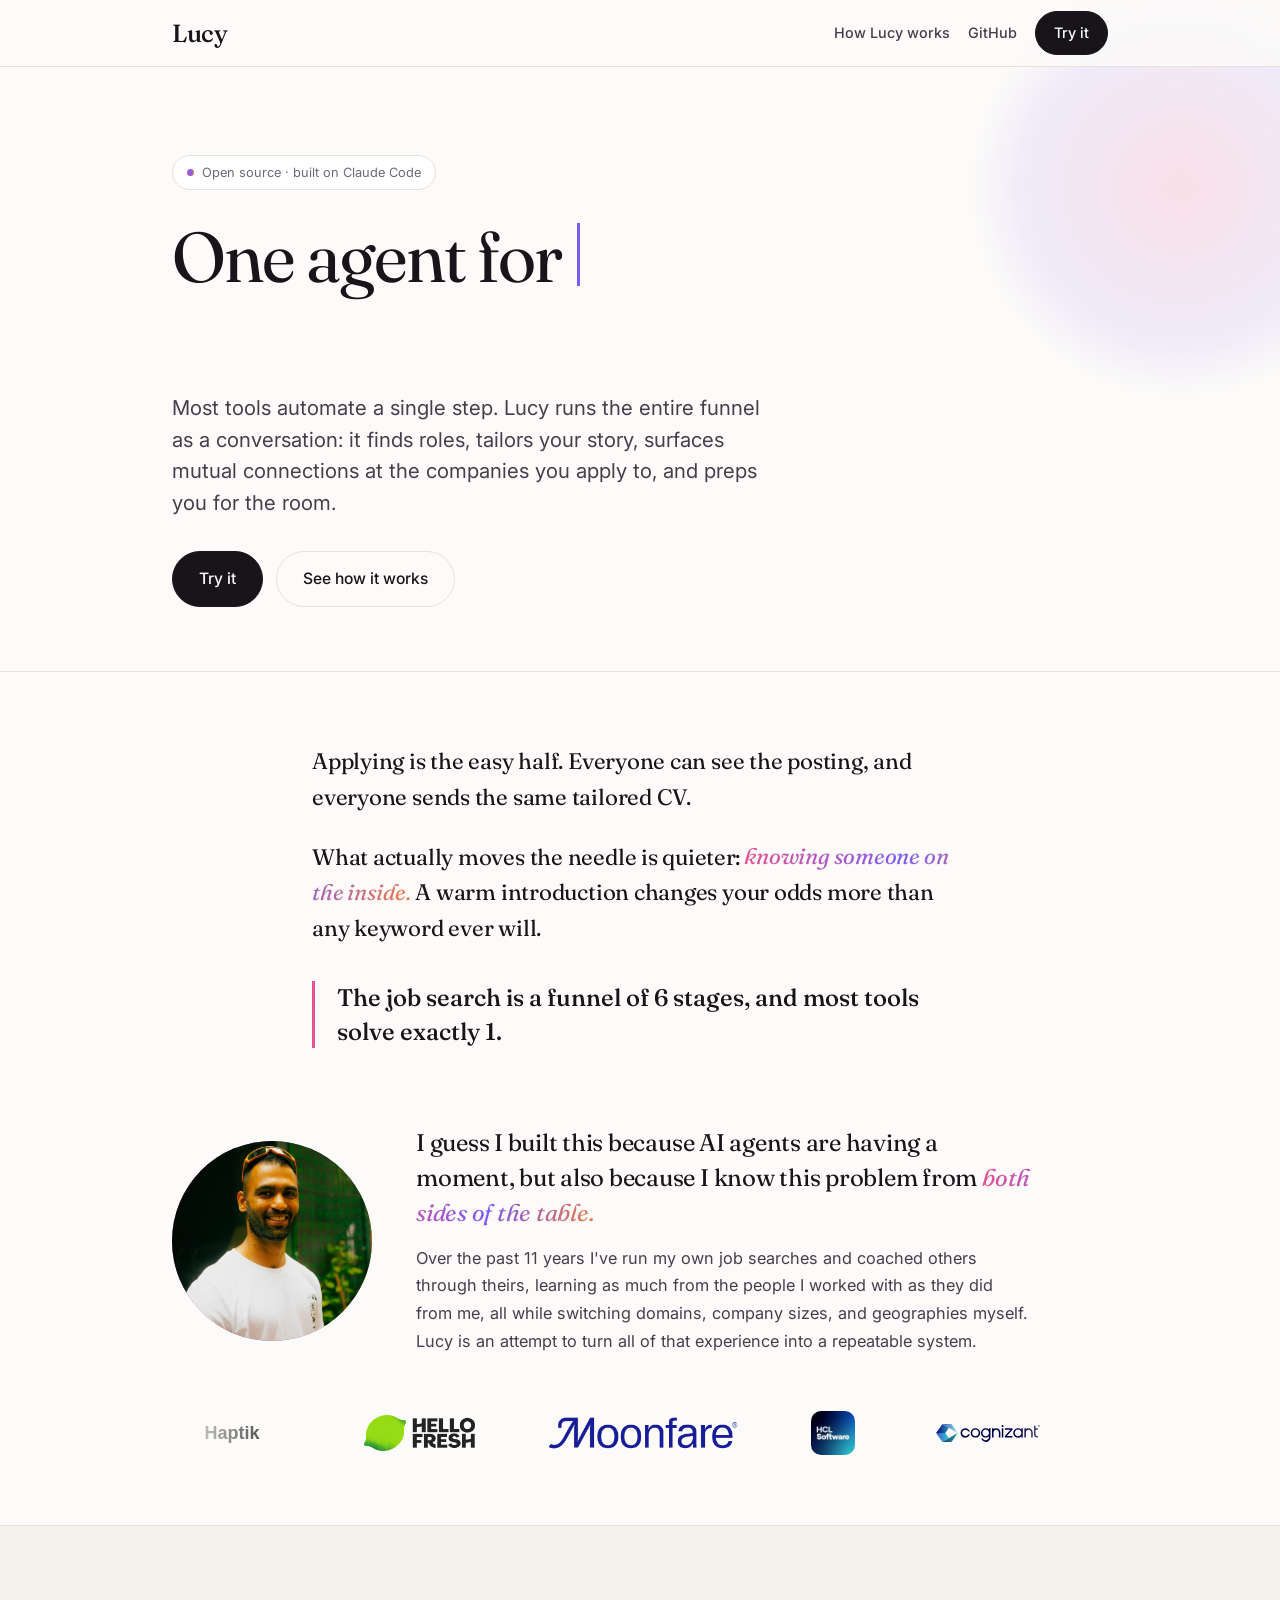
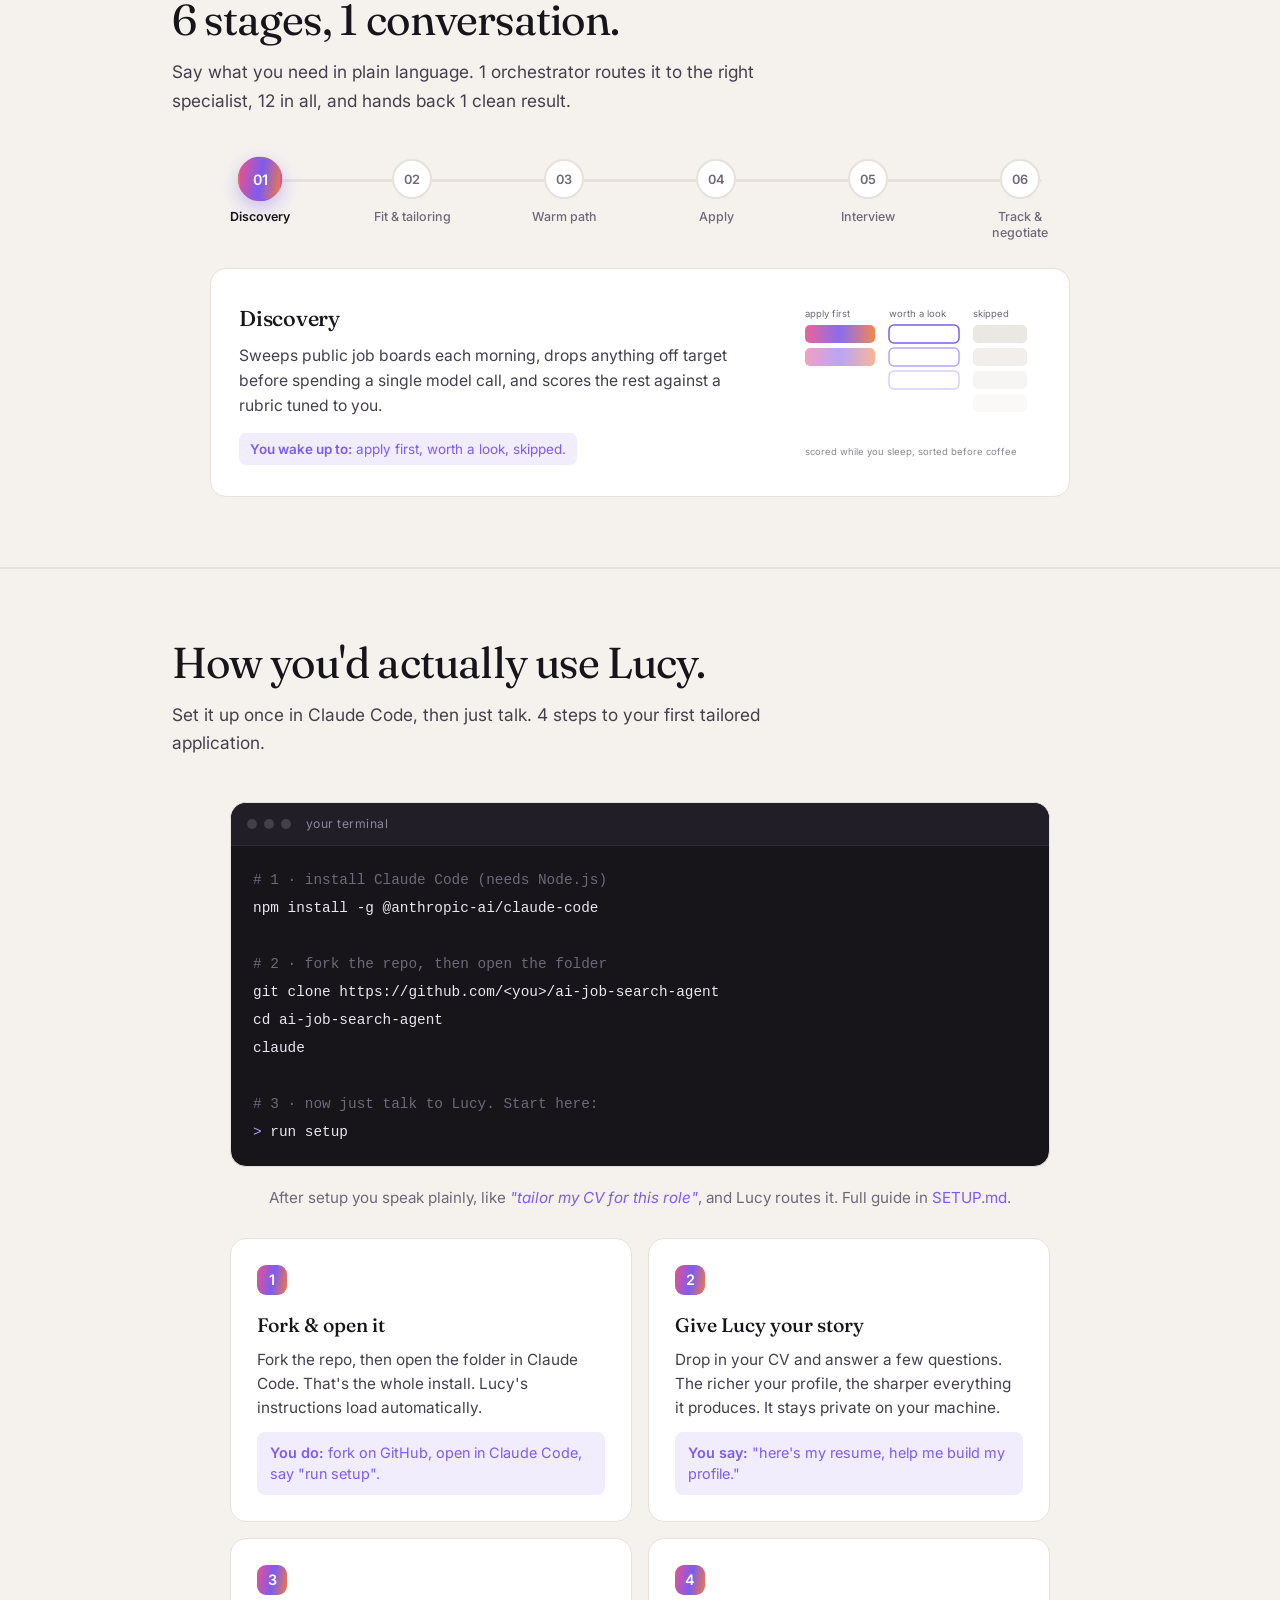
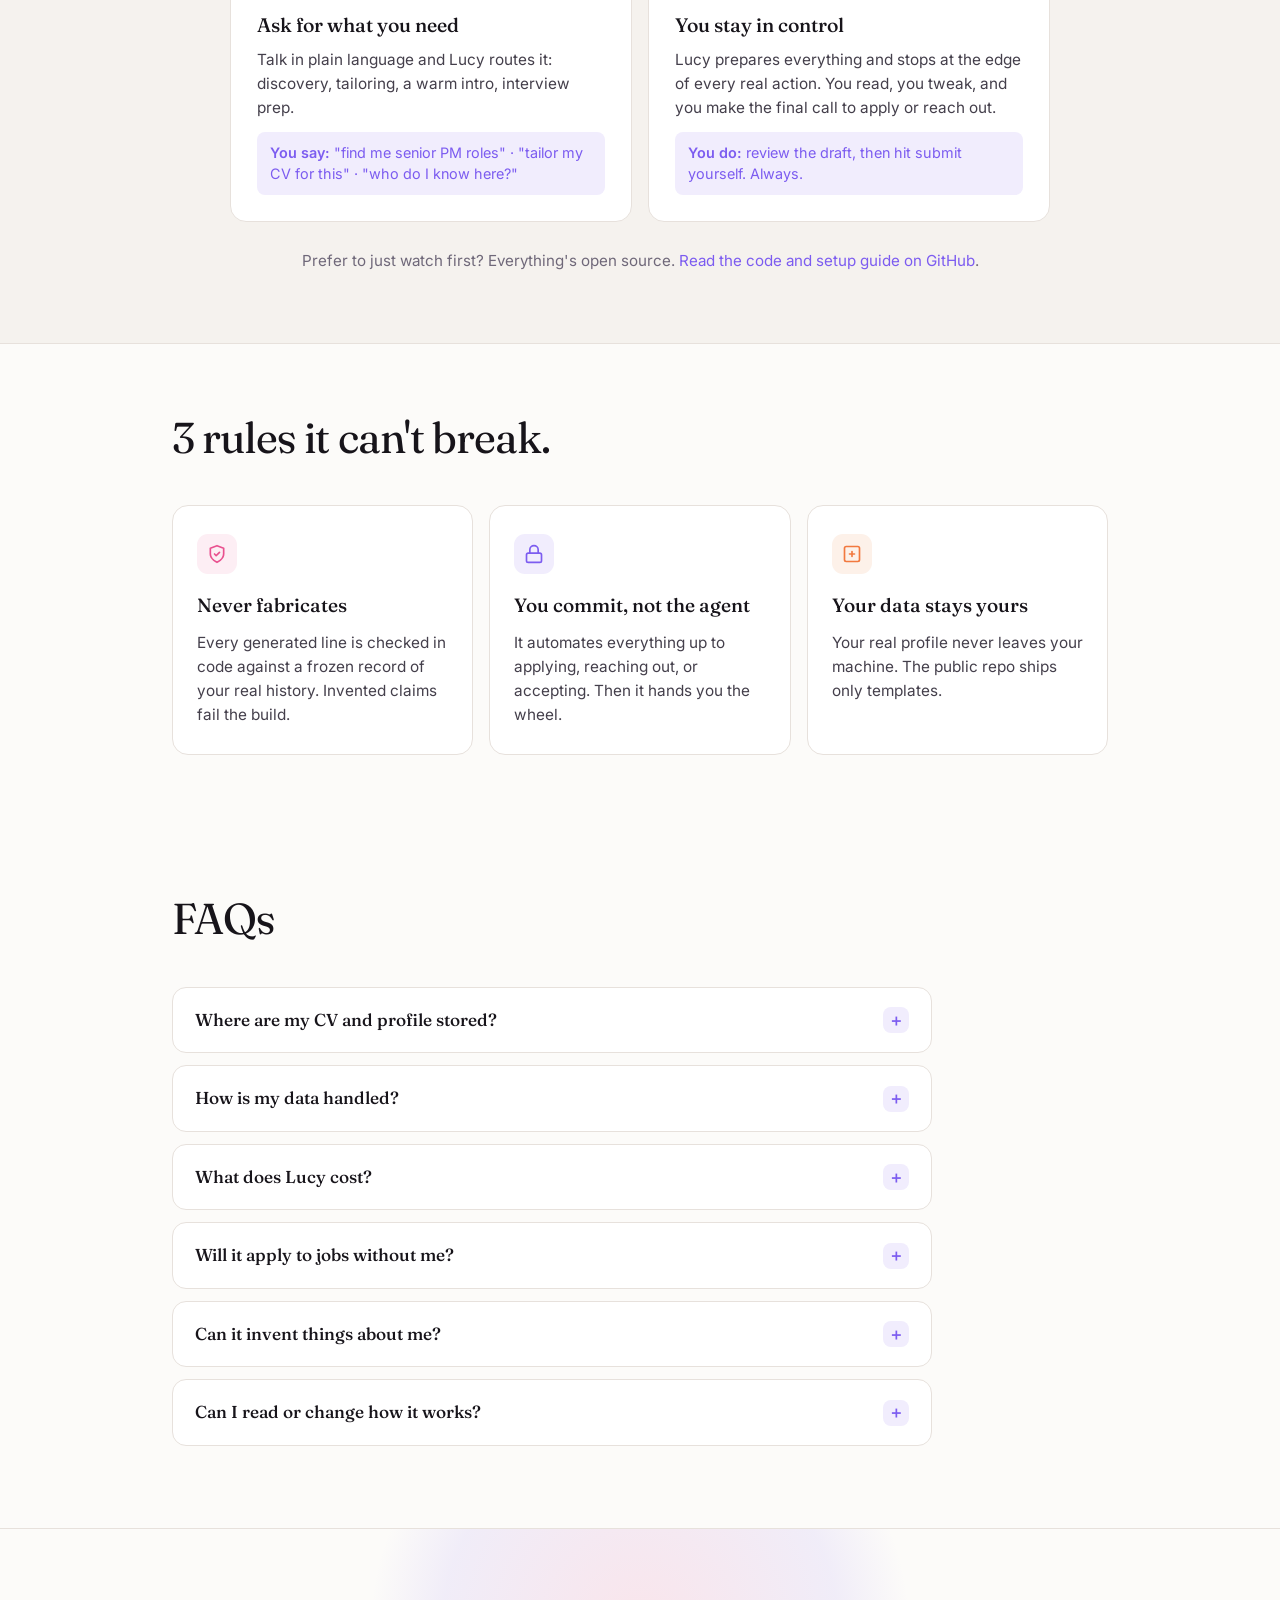
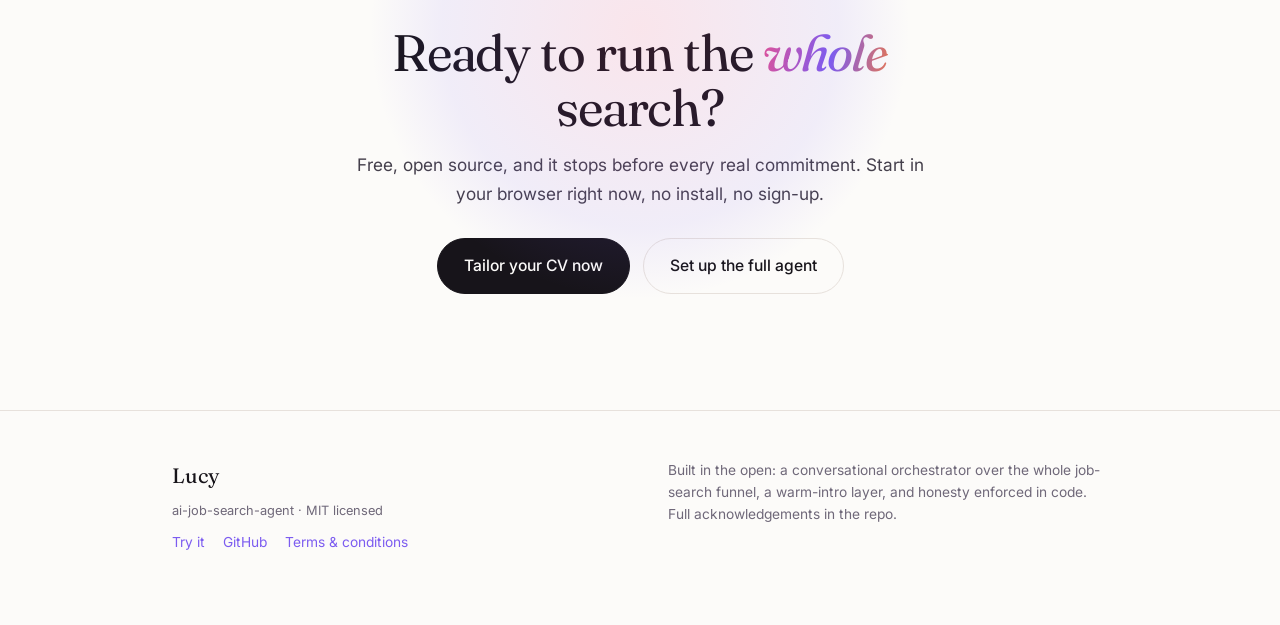
<file: docs/index.html>
<!DOCTYPE html>
<html lang="en">
<head>
<meta charset="UTF-8">
<meta name="viewport" content="width=device-width, initial-scale=1.0">
<title>Lucy: one agent for the whole job search</title>
<meta name="description" content="Lucy is a conversational multi-agent system that runs the entire job-search funnel: discovery, tailoring, mutual connections, interview prep. Built on Claude Code, open source.">
<meta property="og:title" content="Lucy: one agent for the whole job search">
<meta property="og:description" content="A conversational agent that runs the entire job-search funnel. Open source, built on Claude Code.">
<meta property="og:type" content="website">
<link rel="preconnect" href="https://fonts.googleapis.com">
<link rel="preconnect" href="https://fonts.gstatic.com" crossorigin>
<link href="https://fonts.googleapis.com/css2?family=Fraunces:opsz,wght@9..144,400;9..144,500&family=Inter:wght@400;500;600&display=swap" rel="stylesheet">
<style>
  :root{
    --ink:#17141a; --ink-2:#443f4b; --ink-3:#6f6879;
    --paper:#fcfbf9; --paper-2:#f5f2ee; --line:#e7e1dc;
    --pink:#e9518f; --violet:#7c5cf0; --orange:#f2793f; --sky:#4fb8e8;
    --grad:linear-gradient(100deg,#e9518f 0%,#7c5cf0 52%,#f2793f 100%);
    --violet-soft:#f1edfd; --pink-soft:#fdeef4;
    --display:'Fraunces',Georgia,serif; --sans:'Inter',system-ui,-apple-system,sans-serif;
  }
  *{box-sizing:border-box;margin:0;padding:0}
  html{scroll-behavior:smooth;overflow-x:hidden;overflow-x:clip}
  @media (prefers-reduced-motion:reduce){html{scroll-behavior:auto}*:not(.marq-track){animation:none!important;transition:none!important}}
  body{background:var(--paper);color:var(--ink);font-family:var(--sans);
    font-size:17px;line-height:1.65;-webkit-font-smoothing:antialiased;overflow-x:hidden;overflow-x:clip}
  .wrap{max-width:1000px;margin:0 auto;padding:0 32px}
  @media(max-width:640px){.wrap{padding:0 22px}body{font-size:16px}}
  a{color:var(--violet);text-decoration:none}
  a:hover{text-decoration:underline}
  /* Gradient-filled text is painted inside the inline box, which is shorter and
     narrower than tall or italic glyphs. Padding grows that box so ascenders,
     descenders and italic overhangs stay filled; the negative margin keeps the
     horizontal padding from shifting the text that follows. */
  h1 em,.story .turn,.whoami .lead em,.cta-end h2 em{
    padding-top:.2em;padding-bottom:.2em;padding-right:.09em;margin-right:-.09em}

  nav{position:sticky;top:0;z-index:50;background:rgba(252,251,249,.85);
    backdrop-filter:blur(10px);border-bottom:1px solid var(--line)}
  nav .wrap{display:flex;align-items:center;justify-content:space-between;height:66px}
  .logo{font-family:var(--display);font-size:1.55rem;font-weight:500;color:var(--ink);
    letter-spacing:-.015em}
  .logo:hover{text-decoration:none}
  .nav-links{display:flex;align-items:center;gap:18px}
  .nav-link{font-size:.9rem;font-weight:500;color:var(--ink-2)}
  .nav-cta{font-family:var(--sans);font-size:.9rem;font-weight:500;padding:9px 18px;
    border-radius:999px;color:#fff;background:var(--ink);border:1px solid var(--ink);transition:.15s}
  .nav-cta:hover{text-decoration:none;transform:translateY(-1px);box-shadow:0 4px 14px rgba(124,92,240,.25)}
  @media(max-width:560px){.nav-link{display:none}}

  .hero{padding:88px 0 64px;position:relative;border-bottom:1px solid var(--line)}
  @media(max-width:640px){.hero{padding:52px 0 44px}}
  .hero::before{content:'';position:absolute;top:-160px;right:-180px;width:560px;height:560px;
    border-radius:50%;pointer-events:none;
    background:radial-gradient(closest-side,rgba(233,81,143,.16),rgba(124,92,240,.10) 55%,transparent 75%)}
  .tag{display:inline-flex;align-items:center;gap:8px;font-size:.8rem;color:var(--ink-3);
    border:1px solid var(--line);border-radius:999px;padding:6px 14px;background:#fff;margin-bottom:30px}
  .tag .d{width:7px;height:7px;border-radius:50%;background:var(--grad)}
  h1{font-family:var(--display);font-weight:400;font-size:clamp(2.5rem,6.5vw,4.4rem);
    line-height:1.04;letter-spacing:-.025em;margin-bottom:24px;max-width:16ch;min-height:2.1em}
  h1 em{font-style:italic;background:var(--grad);-webkit-background-clip:text;
    background-clip:text;color:transparent}
  .tw-caret{display:inline-block;width:3px;height:.9em;background:var(--violet);
    margin-left:4px;vertical-align:-.06em;animation:twblink 1s steps(1) infinite}
  @keyframes twblink{50%{opacity:0}}
  .sub{font-size:clamp(1.05rem,2.2vw,1.28rem);color:var(--ink-2);max-width:600px;
    line-height:1.55;margin-bottom:32px}
  .row{display:flex;gap:13px;flex-wrap:wrap}
  .btn{font-family:var(--sans);font-weight:500;font-size:.98rem;padding:14px 26px;
    border-radius:999px;border:1px solid var(--ink);background:var(--ink);color:var(--paper);
    transition:.15s;display:inline-flex;align-items:center;gap:8px}
  .btn:hover{text-decoration:none;transform:translateY(-1px);box-shadow:0 6px 18px rgba(124,92,240,.28)}
  .btn.ghost{background:transparent;color:var(--ink);border-color:var(--line)}
  .btn.ghost:hover{border-color:var(--ink);box-shadow:none;transform:translateY(-1px)}

  .story{padding:72px 0 8px}
  .story .wrap{max-width:720px}
  .story p{font-size:clamp(1.15rem,2.4vw,1.4rem);line-height:1.6;color:var(--ink);
    margin-bottom:1.5rem;font-family:var(--display);font-weight:400;letter-spacing:-.01em}
  .story .turn{font-style:italic;background:var(--grad);-webkit-background-clip:text;
    background-clip:text;color:transparent}
  .pull{border-left:3px solid transparent;border-image:var(--grad) 1;padding-left:22px;margin:34px 0 0}
  .pull span{font-family:var(--display);font-size:1.5rem;line-height:1.4;color:var(--ink);font-weight:500}

  section{padding:70px 0}
  .head{max-width:640px;margin-bottom:44px}
  .head h2{font-family:var(--display);font-weight:400;font-size:clamp(1.9rem,4.2vw,2.7rem);
    letter-spacing:-.022em;line-height:1.1;margin:0 0 14px}
  .head p{color:var(--ink-2);font-size:1.08rem}

  /* about me */
  .whoami{display:grid;grid-template-columns:200px 1fr;gap:44px;align-items:center;max-width:860px}
  @media(max-width:640px){.whoami{grid-template-columns:1fr;gap:26px;text-align:left}}
  .pfp{position:relative;width:200px;height:200px;border-radius:50%;padding:5px;
    background:var(--grad)}
  @media(max-width:640px){.pfp{width:150px;height:150px;margin:0 auto}}
  .pfp .disc{position:absolute;inset:5px;border-radius:50%;overflow:hidden;
    background:radial-gradient(120% 120% at 30% 20%,#f9d8e7,#d6c8fb 55%,#fbd9c4)}
  .pfp img{position:absolute;inset:0;width:100%;height:100%;object-fit:cover;border-radius:50%}
  .whoami .lead{font-family:var(--display);font-weight:400;font-size:clamp(1.2rem,2.5vw,1.5rem);
    line-height:1.45;letter-spacing:-.01em;color:var(--ink);margin-bottom:14px}
  .whoami .lead em{font-style:italic;background:var(--grad);-webkit-background-clip:text;
    background-clip:text;color:transparent}
  .whoami .body{font-size:1.02rem;color:var(--ink-2);line-height:1.7}

  .marq{overflow:hidden;margin-top:56px;
    -webkit-mask-image:linear-gradient(90deg,transparent,#000 10%,#000 90%,transparent);
    mask-image:linear-gradient(90deg,transparent,#000 10%,#000 90%,transparent)}
  .marq-track{display:flex;align-items:center;gap:72px;width:max-content;
    animation:marq 36s linear infinite;padding-right:72px}
  .marq:hover .marq-track{animation-play-state:paused}
  .marq img{height:36px;width:auto}
  .marq img.sq{height:44px;border-radius:10px}
  @keyframes marq{to{transform:translateX(-50%)}}

  .funnel{background:var(--paper-2);border-top:1px solid var(--line);border-bottom:1px solid var(--line)}
  /* animated 6-stage funnel */
  .fseq{max-width:860px;margin:0 auto}
  .frail{position:relative;display:flex;justify-content:space-between;align-items:flex-start;
    margin:8px 4px 28px}
  .frail::before{content:'';position:absolute;left:24px;right:24px;top:20px;height:3px;
    background:var(--line);border-radius:99px}
  .fprog{position:absolute;left:24px;top:20px;height:3px;max-width:calc(100% - 48px);
    background:var(--grad);border-radius:99px;width:0;transition:width .5s ease}
  .fnode{position:relative;z-index:1;background:none;border:0;cursor:pointer;padding:0;
    display:flex;flex-direction:column;align-items:center;gap:10px;font-family:var(--sans);width:92px}
  .fnode .fdot{width:40px;height:40px;border-radius:50%;background:#fff;border:2px solid var(--line);
    color:var(--ink-3);font-weight:600;font-size:.8rem;display:flex;align-items:center;
    justify-content:center;transition:.25s}
  .fnode.past .fdot{border-color:transparent;color:var(--violet);
    background:linear-gradient(#fff,#fff) padding-box,var(--grad) border-box}
  .fnode.on .fdot{background:var(--grad);border-color:transparent;color:#fff;
    transform:scale(1.12);box-shadow:0 6px 16px rgba(124,92,240,.35)}
  .fnode .flab{font-size:.78rem;font-weight:500;color:var(--ink-3);line-height:1.25}
  .fnode.on .flab{color:var(--ink);font-weight:600}
  @media(max-width:680px){
    .fnode{width:auto}
    .fnode .flab{display:none}
    .fnode .fdot{width:34px;height:34px;font-size:.74rem}
    .frail::before{left:17px;right:17px;top:17px}
    .fprog{left:17px;top:17px;max-width:calc(100% - 34px)}}
  .fpanel{background:#fff;border:1px solid var(--line);border-radius:16px;padding:26px 28px;
    margin-bottom:12px}
  .js .fpanel{display:none;margin-bottom:0}
  .js .fpanel.on{display:block;animation:fadeUp .35s ease}
  @keyframes fadeUp{from{opacity:0;transform:translateY(8px)}to{opacity:1;transform:none}}
  .fpanel h3{font-family:var(--display);font-weight:500;font-size:1.35rem;letter-spacing:-.01em;
    margin-bottom:7px}
  .fpanel p{font-size:.98rem;color:var(--ink-2);line-height:1.6;max-width:62ch}
  .fpanel .say{display:inline-block;margin-top:14px;font-size:.84rem;color:var(--violet);
    background:var(--violet-soft);border-radius:7px;padding:5px 11px}
  .fpanel .say b{font-weight:600}
  .flag{display:inline-block;font-size:.78rem;font-weight:500;
    color:var(--pink);border:1px solid var(--pink);border-radius:6px;padding:2px 9px;margin-bottom:9px}
  @media(max-width:640px){.fpanel{padding:20px 22px}}
  .fgrid{display:grid;grid-template-columns:1fr 250px;gap:28px;align-items:center}
  .fviz{width:250px;height:175px;flex:none}
  .fviz text{font-family:var(--sans);font-size:9.5px;fill:var(--ink-3)}
  @media(max-width:680px){.fgrid{grid-template-columns:1fr}.fviz{display:none}}

  /* closing CTA */
  .cta-end{position:relative;padding:96px 0;text-align:center;border-top:1px solid var(--line);
    overflow:hidden}
  .cta-end::before{content:'';position:absolute;left:50%;top:-260px;transform:translateX(-50%);
    width:720px;height:720px;border-radius:50%;pointer-events:none;
    background:radial-gradient(closest-side,rgba(233,81,143,.13),rgba(124,92,240,.09) 55%,transparent 75%)}
  .cta-end h2{font-family:var(--display);font-weight:400;font-size:clamp(2rem,5vw,3.2rem);
    letter-spacing:-.022em;line-height:1.08;margin:0 auto 16px;max-width:18ch}
  .cta-end h2 em{font-style:italic;background:var(--grad);-webkit-background-clip:text;
    background-clip:text;color:transparent}
  .cta-end p{color:var(--ink-2);font-size:1.08rem;max-width:52ch;margin:0 auto}
  .cta-end .row{justify-content:center;margin-top:30px}
  @media(max-width:640px){.cta-end{padding:64px 0}}

  .grid3{display:grid;grid-template-columns:repeat(3,1fr);gap:16px}
  @media(max-width:760px){.grid3{grid-template-columns:1fr}}
  .card{border:1px solid var(--line);border-radius:16px;padding:28px 24px;background:#fff}
  .card .ico{width:40px;height:40px;border-radius:11px;display:flex;align-items:center;
    justify-content:center;margin-bottom:16px}
  .card:nth-child(1) .ico{background:var(--pink-soft);color:var(--pink)}
  .card:nth-child(2) .ico{background:var(--violet-soft);color:var(--violet)}
  .card:nth-child(3) .ico{background:#fdf1e9;color:var(--orange)}
  .card h4{font-family:var(--display);font-weight:500;font-size:1.2rem;margin-bottom:9px}
  .card p{font-size:.96rem;color:var(--ink-2);line-height:1.55}
  /* click a rule card to light it up */
  .grid3 .card{cursor:pointer;transition:transform .18s,box-shadow .18s,border-color .18s,background .18s}
  .grid3 .card:hover{transform:translateY(-2px);border-color:var(--violet)}
  .grid3 .card:focus-visible{outline:2px solid var(--violet);outline-offset:3px}
  .grid3 .card.on{background:var(--grad);border-color:transparent;transform:translateY(-2px);
    box-shadow:0 12px 28px rgba(124,92,240,.32)}
  .grid3 .card.on h4{color:#fff}
  .grid3 .card.on p{color:rgba(255,255,255,.88)}
  .grid3 .card.on .ico{background:rgba(255,255,255,.2);color:#fff}

  /* getting started */
  .start{background:var(--paper-2);border-top:1px solid var(--line);border-bottom:1px solid var(--line)}
  .steps{display:grid;grid-template-columns:repeat(2,1fr);gap:16px;max-width:820px;margin:0 auto}
  @media(max-width:720px){.steps{grid-template-columns:1fr}}
  .step{background:#fff;border:1px solid var(--line);border-radius:16px;padding:26px 26px}
  .step .sn{display:inline-flex;align-items:center;justify-content:center;width:30px;height:30px;
    border-radius:9px;background:var(--grad);color:#fff;font-family:var(--sans);font-weight:600;
    font-size:.9rem;margin-bottom:14px}
  .step h4{font-family:var(--display);font-weight:500;font-size:1.22rem;margin-bottom:7px}
  .step p{font-size:.96rem;color:var(--ink-2);line-height:1.55}
  .step .ex{display:block;margin-top:12px;font-size:.9rem;color:var(--violet);
    background:var(--violet-soft);border-radius:8px;padding:10px 13px;line-height:1.5}
  .step .ex b{font-weight:600}
  .start-note{max-width:820px;margin:26px auto 0;text-align:center;font-size:.95rem;color:var(--ink-3)}
  .quickstart{max-width:820px;margin:0 auto 18px;border:1px solid var(--line);border-radius:16px;
    overflow:hidden;background:#17141a}
  .qs-bar{display:flex;align-items:center;gap:7px;padding:11px 16px;background:#221e28;
    border-bottom:1px solid #2f2a36}
  .qs-dot{width:10px;height:10px;border-radius:50%;background:#443f4b}
  .qs-label{margin-left:8px;font-size:.76rem;color:#8d8698;letter-spacing:.04em}
  .quickstart pre{margin:0;padding:20px 22px;overflow-x:auto}
  .quickstart code{font-family:ui-monospace,'SF Mono',Menlo,monospace;font-size:.9rem;
    line-height:1.7;color:#ebe6f0;white-space:pre}
  .quickstart .c{color:#6f6879}
  .quickstart .p{color:#b39df5}
  .qs-note{max-width:820px;margin:0 auto 28px;text-align:center;font-size:.95rem;color:var(--ink-3)}
  .qs-note em{color:var(--violet);font-style:italic}

  /* faq */
  .faq-list{max-width:760px}
  .faq{border:1px solid var(--line);border-radius:14px;background:#fff;margin-bottom:12px;
    padding:0 22px}
  .faq summary{cursor:pointer;list-style:none;user-select:none;-webkit-user-select:none;
    -webkit-tap-highlight-color:transparent;display:flex;justify-content:space-between;
    align-items:center;gap:16px;padding:18px 0;font-family:var(--display);font-weight:500;
    font-size:1.08rem;color:var(--ink)}
  .faq summary::-webkit-details-marker{display:none}
  .faq summary .plus{flex:0 0 auto;width:26px;height:26px;border-radius:8px;background:var(--violet-soft);
    color:var(--violet);display:flex;align-items:center;justify-content:center;font-weight:600;
    font-size:1rem;transition:.15s}
  .faq[open] summary .plus{transform:rotate(45deg)}
  .faq .a{padding:0 0 18px;font-size:.96rem;color:var(--ink-2);line-height:1.65;max-width:62ch}

  footer{border-top:1px solid var(--line);padding:48px 0 72px;margin-top:20px}
  footer .wrap{display:flex;justify-content:space-between;gap:24px;flex-wrap:wrap;align-items:flex-start}
  footer .credits{font-size:.86rem;color:var(--ink-3);max-width:440px;line-height:1.6}
  footer .foot-logo{font-family:var(--display);font-size:1.3rem;margin-bottom:6px}
  footer .lic{font-size:.8rem;color:var(--ink-3)}
  footer .foot-links{display:flex;gap:18px;margin-top:10px;font-size:.86rem}
</style>
</head>
<body>

<nav>
  <div class="wrap">
    <a class="logo" href="#top">Lucy</a>
    <div class="nav-links">
      <a class="nav-link" href="#how">How Lucy works</a>
      <a class="nav-link" href="https://github.com/HimadriTrying/ai-job-search-agent" target="_blank" rel="noopener">GitHub</a>
      <a class="nav-cta" href="try.html">Try it</a>
    </div>
  </div>
</nav>

<header class="hero" id="top">
  <div class="wrap">
    <div class="tag"><span class="d"></span> Open source · built on Claude Code</div>
    <h1 id="hero-h1">One agent for <span class="tw-wrap">the <em>whole</em> job search.</span></h1>
    <p class="sub">Most tools automate a single step. Lucy runs the entire funnel as a conversation:
      it finds roles, tailors your story, surfaces mutual connections at the companies you apply to,
      and preps you for the room.</p>
    <div class="row">
      <a class="btn" href="try.html">Try it</a>
      <a class="btn ghost" href="#how">See how it works</a>
    </div>
  </div>
</header>

<div class="story">
  <div class="wrap">
    <p>Applying is the easy half. Everyone can see the posting, and everyone sends the same tailored CV.</p>
    <p>What actually moves the needle is quieter: <span class="turn">knowing someone on the inside.</span>
      A warm introduction changes your odds more than any keyword ever will.</p>
    <div class="pull"><span>The job search is a funnel of 6 stages, and most tools solve exactly 1.</span></div>
  </div>
</div>

<section class="cred">
  <div class="wrap">
    <div class="whoami">
      <div class="pfp">
        <div class="disc"></div>
        <img src="assets/profile.jpg" alt="Portrait of Lucy's builder" onerror="this.remove()">
      </div>
      <div>
        <p class="lead">I guess I built this because AI agents are having a moment, but also because
          I know this problem from <em>both sides of the table.</em></p>
        <p class="body">Over the past 11 years I've run my own job searches and coached others
          through theirs, learning as much from the people I worked with as they did from me, all
          while switching domains, company sizes, and geographies myself. Lucy is an attempt to turn
          all of that experience into a repeatable system.</p>
      </div>
    </div>
    <div class="marq">
      <div class="marq-track">
        <img src="assets/logos/haptik.svg" alt="Haptik">
        <img src="assets/logos/hellofresh.png" alt="HelloFresh">
        <img src="assets/logos/moonfare.png" alt="Moonfare">
        <img class="sq" src="assets/logos/hcl-software.jpeg" alt="HCL Software">
        <img src="assets/logos/cognizant.svg" alt="Cognizant">
        <img src="assets/logos/product-led-alliance.png" alt="Product-Led Alliance">
        <img src="assets/logos/esmt.svg" alt="ESMT Berlin">
        <img src="assets/logos/femme-palette.png" alt="Femme Palette">
        <img src="assets/logos/pragmatic-leaders.png" alt="Pragmatic Leaders">
        <img class="sq" src="assets/logos/bpm.jpeg" alt="bpm">
        <img class="dup" src="assets/logos/haptik.svg" alt="">
        <img class="dup" src="assets/logos/hellofresh.png" alt="">
        <img class="dup" src="assets/logos/moonfare.png" alt="">
        <img class="dup sq" src="assets/logos/hcl-software.jpeg" alt="">
        <img class="dup" src="assets/logos/cognizant.svg" alt="">
        <img class="dup" src="assets/logos/product-led-alliance.png" alt="">
        <img class="dup" src="assets/logos/esmt.svg" alt="">
        <img class="dup" src="assets/logos/femme-palette.png" alt="">
        <img class="dup" src="assets/logos/pragmatic-leaders.png" alt="">
        <img class="dup sq" src="assets/logos/bpm.jpeg" alt="">
      </div>
    </div>
  </div>
</section>

<section class="funnel" id="how">
  <div class="wrap">
    <div class="head">
      <h2>6 stages, 1 conversation.</h2>
      <p>Say what you need in plain language. 1 orchestrator routes it to the right specialist,
        12 in all, and hands back 1 clean result.</p>
    </div>
    <div class="fseq">
      <div class="frail" role="tablist" aria-label="The 6 stages">
        <div class="fprog"></div>
        <button class="fnode" role="tab"><span class="fdot">01</span><span class="flab">Discovery</span></button>
        <button class="fnode" role="tab"><span class="fdot">02</span><span class="flab">Fit &amp; tailoring</span></button>
        <button class="fnode" role="tab"><span class="fdot">03</span><span class="flab">Warm path</span></button>
        <button class="fnode" role="tab"><span class="fdot">04</span><span class="flab">Apply</span></button>
        <button class="fnode" role="tab"><span class="fdot">05</span><span class="flab">Interview</span></button>
        <button class="fnode" role="tab"><span class="fdot">06</span><span class="flab">Track &amp; negotiate</span></button>
      </div>
      <div class="fpanel">
        <div class="fgrid">
          <div>
            <h3>Discovery</h3>
            <p>Sweeps public job boards each morning, drops anything off target before spending a single model call, and scores the rest against a rubric tuned to you.</p>
            <span class="say"><b>You wake up to:</b> apply first, worth a look, skipped.</span>
          </div>
          <svg class="fviz" viewBox="0 0 250 175" aria-hidden="true">
            <defs><linearGradient id="fg1" x1="0" y1="0" x2="1" y2="0">
              <stop offset="0" stop-color="#e9518f"/><stop offset=".5" stop-color="#7c5cf0"/><stop offset="1" stop-color="#f2793f"/>
            </linearGradient></defs>
            <text x="14" y="22">apply first</text>
            <rect x="14" y="30" width="70" height="18" rx="5" fill="url(#fg1)" opacity=".9"/>
            <rect x="14" y="53" width="70" height="18" rx="5" fill="url(#fg1)" opacity=".55"/>
            <text x="98" y="22">worth a look</text>
            <rect x="98" y="30" width="70" height="18" rx="5" fill="none" stroke="#7c5cf0" stroke-width="1.5"/>
            <rect x="98" y="53" width="70" height="18" rx="5" fill="none" stroke="#7c5cf0" stroke-width="1.5" opacity=".55"/>
            <rect x="98" y="76" width="70" height="18" rx="5" fill="none" stroke="#7c5cf0" stroke-width="1.5" opacity=".3"/>
            <text x="182" y="22">skipped</text>
            <rect x="182" y="30" width="54" height="18" rx="5" fill="#e7e1dc" opacity=".8"/>
            <rect x="182" y="53" width="54" height="18" rx="5" fill="#e7e1dc" opacity=".55"/>
            <rect x="182" y="76" width="54" height="18" rx="5" fill="#e7e1dc" opacity=".35"/>
            <rect x="182" y="99" width="54" height="18" rx="5" fill="#e7e1dc" opacity=".2"/>
            <text x="14" y="160" opacity=".8">scored while you sleep, sorted before coffee</text>
          </svg>
        </div>
      </div>
      <div class="fpanel">
        <div class="fgrid">
          <div>
            <h3>Fit &amp; tailoring</h3>
            <p>A drafter rewrites your CV and cover letter for the specific role. A second, fresh-eyed reviewer critiques it like a stranger would.</p>
            <span class="say"><b>You say:</b> tailor my CV for this one.</span>
          </div>
          <svg class="fviz" viewBox="0 0 250 175" aria-hidden="true">
            <rect x="18" y="30" width="76" height="100" rx="8" fill="#fff" stroke="#e7e1dc"/>
            <rect x="30" y="46" width="52" height="5" rx="2.5" fill="#e7e1dc"/>
            <rect x="30" y="58" width="44" height="5" rx="2.5" fill="#e7e1dc"/>
            <rect x="30" y="70" width="50" height="5" rx="2.5" fill="#e7e1dc"/>
            <rect x="30" y="82" width="38" height="5" rx="2.5" fill="#e7e1dc"/>
            <path d="M104 80h34" stroke="#7c5cf0" stroke-width="2" stroke-linecap="round"/>
            <path d="M132 74l8 6-8 6" fill="none" stroke="#7c5cf0" stroke-width="2" stroke-linecap="round" stroke-linejoin="round"/>
            <rect x="150" y="30" width="76" height="100" rx="8" fill="#fff" stroke="#7c5cf0" stroke-width="1.5"/>
            <rect x="162" y="46" width="52" height="5" rx="2.5" fill="#7c5cf0" opacity=".7"/>
            <rect x="162" y="58" width="40" height="5" rx="2.5" fill="#e9518f" opacity=".65"/>
            <rect x="162" y="70" width="50" height="5" rx="2.5" fill="#7c5cf0" opacity=".45"/>
            <rect x="162" y="82" width="34" height="5" rx="2.5" fill="#7c5cf0" opacity=".3"/>
            <circle cx="226" cy="130" r="14" fill="#7c5cf0"/>
            <path d="M219 130l5 5 9-9" fill="none" stroke="#fff" stroke-width="2.5" stroke-linecap="round" stroke-linejoin="round"/>
            <text x="18" y="160" opacity=".8">your CV, reshaped for the role, then reviewed</text>
          </svg>
        </div>
      </div>
      <div class="fpanel">
        <div class="fgrid">
          <div>
            <span class="flag">the part nobody else builds</span>
            <h3>The warm path in</h3>
            <p>Scans your own network for mutual connections at the company you're applying to, then drafts the introduction. A referral beats a perfect CV.</p>
            <span class="say"><b>You say:</b> who do I know at Stripe?</span>
          </div>
          <svg class="fviz" viewBox="0 0 250 175" aria-hidden="true">
            <defs><linearGradient id="fg3" x1="0" y1="0" x2="1" y2="0">
              <stop offset="0" stop-color="#e9518f"/><stop offset="1" stop-color="#7c5cf0"/>
            </linearGradient></defs>
            <path d="M42 92 C 80 30, 150 30, 196 76" fill="none" stroke="url(#fg3)" stroke-width="2.5" stroke-linecap="round"/>
            <path d="M42 92 L 196 92" stroke="#e7e1dc" stroke-width="2" stroke-dasharray="4 6" stroke-linecap="round"/>
            <circle cx="42" cy="92" r="15" fill="#e9518f"/>
            <text x="42" y="126" text-anchor="middle">you</text>
            <circle cx="119" cy="46" r="12" fill="#7c5cf0"/>
            <text x="119" y="26" text-anchor="middle">a mutual</text>
            <rect x="180" y="76" width="46" height="32" rx="9" fill="#fff" stroke="#7c5cf0" stroke-width="1.5"/>
            <text x="203" y="126" text-anchor="middle">company</text>
            <text x="120" y="112" text-anchor="middle" opacity=".8">cold</text>
            <text x="120" y="160" opacity=".8" text-anchor="middle">the warm route beats the cold one</text>
          </svg>
        </div>
      </div>
      <div class="fpanel">
        <div class="fgrid">
          <div>
            <h3>Apply, with your hand on it</h3>
            <p>Lucy fills the real application and stops at the submit line. It never sends anything without you. 2 locks, 1 deliberate human click.</p>
            <span class="say"><b>You do:</b> the final submit. Always.</span>
          </div>
          <svg class="fviz" viewBox="0 0 250 175" aria-hidden="true">
            <defs><linearGradient id="fg4" x1="0" y1="0" x2="1" y2="0">
              <stop offset="0" stop-color="#e9518f"/><stop offset="1" stop-color="#7c5cf0"/>
            </linearGradient></defs>
            <path d="M20 82 H 156" stroke="url(#fg4)" stroke-width="3" stroke-linecap="round"/>
            <path d="M156 82 H 230" stroke="#e7e1dc" stroke-width="3" stroke-linecap="round"/>
            <circle cx="36" cy="82" r="6" fill="#e9518f"/>
            <circle cx="82" cy="82" r="6" fill="#c65ac4"/>
            <circle cx="126" cy="82" r="6" fill="#7c5cf0"/>
            <text x="36" y="62" text-anchor="middle">form</text>
            <text x="82" y="62" text-anchor="middle">answers</text>
            <text x="126" y="62" text-anchor="middle">review</text>
            <rect x="146" y="66" width="32" height="32" rx="9" fill="#fff" stroke="#7c5cf0" stroke-width="1.8"/>
            <rect x="155" y="79" width="14" height="11" rx="2.5" fill="#7c5cf0"/>
            <path d="M157 79v-4a5 5 0 0 1 10 0v4" fill="none" stroke="#7c5cf0" stroke-width="1.8"/>
            <circle cx="210" cy="82" r="7" fill="none" stroke="#6f6879" stroke-width="1.6"/>
            <text x="210" y="62" text-anchor="middle">submit</text>
            <text x="163" y="120" text-anchor="middle">your click</text>
            <text x="125" y="160" text-anchor="middle" opacity=".8">automation ends where commitment begins</text>
          </svg>
        </div>
      </div>
      <div class="fpanel">
        <div class="fgrid">
          <div>
            <h3>Interview, from the other chair</h3>
            <p>The coach is fed the hiring side's own playbook: how interviewers score, structure loops, and read a JD. You walk in knowing what they're looking for.</p>
            <span class="say"><b>You say:</b> get me ready for Thursday.</span>
          </div>
          <svg class="fviz" viewBox="0 0 250 175" aria-hidden="true">
            <defs><linearGradient id="fg5" x1="0" y1="0" x2="1" y2="1">
              <stop offset="0" stop-color="#e9518f"/><stop offset="1" stop-color="#7c5cf0"/>
            </linearGradient></defs>
            <g stroke="#e7e1dc" fill="none">
              <polygon points="125,22 191,66 166,140 84,140 59,66"/>
              <polygon points="125,48 165,75 150,120 100,120 85,75" opacity=".7"/>
              <path d="M125 88V22 M125 88L191 66 M125 88L166 140 M125 88L84 140 M125 88L59 66"/>
            </g>
            <polygon points="125,34 178,70 152,126 96,118 78,72" fill="url(#fg5)" opacity=".22" stroke="url(#fg5)" stroke-width="2"/>
            <text x="125" y="14" text-anchor="middle">signal</text>
            <text x="210" y="66" text-anchor="middle">scope</text>
            <text x="182" y="154" text-anchor="middle">stories</text>
            <text x="68" y="154" text-anchor="middle">structure</text>
            <text x="38" y="66" text-anchor="middle">stakes</text>
          </svg>
        </div>
      </div>
      <div class="fpanel">
        <div class="fgrid">
          <div>
            <h3>Track &amp; negotiate</h3>
            <p>Every application, its stage, and when to follow up, kept as durable memory. When an offer lands, it helps you hold your ground on comp.</p>
            <span class="say"><b>You ask:</b> what should I chase this week?</span>
          </div>
          <svg class="fviz" viewBox="0 0 250 175" aria-hidden="true">
            <defs><linearGradient id="fg6" x1="0" y1="1" x2="0" y2="0">
              <stop offset="0" stop-color="#7c5cf0"/><stop offset="1" stop-color="#e9518f"/>
            </linearGradient></defs>
            <path d="M20 132 H 236" stroke="#e7e1dc" stroke-width="1.5"/>
            <rect x="28" y="52" width="34" height="80" rx="6" fill="url(#fg6)" opacity=".9"/>
            <rect x="80" y="76" width="34" height="56" rx="6" fill="url(#fg6)" opacity=".65"/>
            <rect x="132" y="94" width="34" height="38" rx="6" fill="url(#fg6)" opacity=".45"/>
            <rect x="184" y="108" width="34" height="24" rx="6" fill="url(#fg6)" opacity=".9" stroke="#e9518f" stroke-width="1.5"/>
            <text x="45" y="150" text-anchor="middle">applied</text>
            <text x="97" y="150" text-anchor="middle">screens</text>
            <text x="149" y="150" text-anchor="middle">interviews</text>
            <text x="201" y="150" text-anchor="middle">offers</text>
            <circle cx="97" cy="62" r="9" fill="none" stroke="#f2793f" stroke-width="1.8"/>
            <path d="M97 57v5l3.5 2.5" fill="none" stroke="#f2793f" stroke-width="1.8" stroke-linecap="round"/>
            <text x="118" y="52">follow up due</text>
          </svg>
        </div>
      </div>
    </div>
  </div>
</section>

<section class="start" id="start">
  <div class="wrap">
    <div class="head">
      <h2>How you'd actually use Lucy.</h2>
      <p>Set it up once in Claude Code, then just talk. 4 steps to your first tailored application.</p>
    </div>
    <div class="quickstart">
      <div class="qs-bar"><span class="qs-dot"></span><span class="qs-dot"></span><span class="qs-dot"></span><span class="qs-label">your terminal</span></div>
      <pre><code><span class="c"># 1 · install Claude Code (needs Node.js)</span>
npm install -g @anthropic-ai/claude-code

<span class="c"># 2 · fork the repo, then open the folder</span>
git clone https://github.com/&lt;you&gt;/ai-job-search-agent
cd ai-job-search-agent
claude

<span class="c"># 3 · now just talk to Lucy. Start here:</span>
<span class="p">&gt;</span> run setup</code></pre>
    </div>
    <p class="qs-note">After setup you speak plainly, like <em>"tailor my CV for this role"</em>, and Lucy routes it. Full guide in <a href="https://github.com/HimadriTrying/ai-job-search-agent/blob/main/SETUP.md" target="_blank" rel="noopener">SETUP.md</a>.</p>
    <div class="steps">
      <div class="step">
        <span class="sn">1</span>
        <h4>Fork &amp; open it</h4>
        <p>Fork the repo, then open the folder in Claude Code. That's the whole install. Lucy's instructions load automatically.</p>
        <span class="ex"><b>You do:</b> fork on GitHub, open in Claude Code, say "run setup".</span>
      </div>
      <div class="step">
        <span class="sn">2</span>
        <h4>Give Lucy your story</h4>
        <p>Drop in your CV and answer a few questions. The richer your profile, the sharper everything it produces. It stays private on your machine.</p>
        <span class="ex"><b>You say:</b> "here's my resume, help me build my profile."</span>
      </div>
      <div class="step">
        <span class="sn">3</span>
        <h4>Ask for what you need</h4>
        <p>Talk in plain language and Lucy routes it: discovery, tailoring, a warm intro, interview prep.</p>
        <span class="ex"><b>You say:</b> "find me senior PM roles" · "tailor my CV for this" · "who do I know here?"</span>
      </div>
      <div class="step">
        <span class="sn">4</span>
        <h4>You stay in control</h4>
        <p>Lucy prepares everything and stops at the edge of every real action. You read, you tweak, and you make the final call to apply or reach out.</p>
        <span class="ex"><b>You do:</b> review the draft, then hit submit yourself. Always.</span>
      </div>
    </div>
    <p class="start-note">Prefer to just watch first? Everything's open source. <a href="https://github.com/HimadriTrying/ai-job-search-agent" target="_blank" rel="noopener">Read the code and setup guide on GitHub</a>.</p>
  </div>
</section>

<section>
  <div class="wrap">
    <div class="head">
      <h2>3 rules it can't break.</h2>
    </div>
    <div class="grid3">
      <div class="card" role="button" tabindex="0" aria-pressed="false">
        <div class="ico"><svg width="20" height="20" viewBox="0 0 24 24" fill="none" stroke="currentColor" stroke-width="2" stroke-linecap="round" stroke-linejoin="round"><path d="M12 22s8-4 8-10V5l-8-3-8 3v7c0 6 8 10 8 10z"/><path d="m9 12 2 2 4-4"/></svg></div>
        <h4>Never fabricates</h4>
        <p>Every generated line is checked in code against a frozen record of your real history. Invented claims fail the build.</p></div>
      <div class="card" role="button" tabindex="0" aria-pressed="false">
        <div class="ico"><svg width="20" height="20" viewBox="0 0 24 24" fill="none" stroke="currentColor" stroke-width="2" stroke-linecap="round" stroke-linejoin="round"><path d="M7 11V7a5 5 0 0 1 10 0v4"/><rect x="3" y="11" width="18" height="11" rx="2"/></svg></div>
        <h4>You commit, not the agent</h4>
        <p>It automates everything up to applying, reaching out, or accepting. Then it hands you the wheel.</p></div>
      <div class="card" role="button" tabindex="0" aria-pressed="false">
        <div class="ico"><svg width="20" height="20" viewBox="0 0 24 24" fill="none" stroke="currentColor" stroke-width="2" stroke-linecap="round" stroke-linejoin="round"><rect x="3" y="3" width="18" height="18" rx="2"/><path d="M9 12h6"/><path d="M12 9v6"/></svg></div>
        <h4>Your data stays yours</h4>
        <p>Your real profile never leaves your machine. The public repo ships only templates.</p></div>
    </div>
  </div>
</section>

<section id="faq">
  <div class="wrap">
    <div class="head">
      <h2>FAQs</h2>
    </div>
    <div class="faq-list">
      <details class="faq">
        <summary>Where are my CV and profile stored?<span class="plus">＋</span></summary>
        <div class="a">On your machine. Lucy runs locally in Claude Code, and your real profile, work
          history, and application tracker are gitignored, so they never reach the public repo. The
          try page runs entirely in your browser and stores nothing.</div>
      </details>
      <details class="faq">
        <summary>How is my data handled?<span class="plus">＋</span></summary>
        <div class="a">There is no server of ours and no analytics on your documents. The only network
          call your data makes is to Anthropic's API using your own key or subscription, under
          Anthropic's terms. Your connections export, tracker, and profile are plain local files you
          own and can delete at any time.</div>
      </details>
      <details class="faq">
        <summary>What does Lucy cost?<span class="plus">＋</span></summary>
        <div class="a">Lucy is free and open source under the MIT license. You bring your own Claude
          access: a Claude subscription for interactive use, or an Anthropic API key if you want the
          scheduled morning sweeps. The only cost is your model usage.</div>
      </details>
      <details class="faq">
        <summary>Will it apply to jobs without me?<span class="plus">＋</span></summary>
        <div class="a">Never. Lucy stops at every point of commitment. Applications, outreach messages,
          and offer decisions always wait for your explicit go-ahead, behind 2 independent
          confirmation locks.</div>
      </details>
      <details class="faq">
        <summary>Can it invent things about me?<span class="plus">＋</span></summary>
        <div class="a">No. Every outbound document is checked in code against a frozen record of your
          real history before it can leave the system. An invented employer, credential, or metric
          fails loudly instead of shipping quietly.</div>
      </details>
      <details class="faq">
        <summary>Can I read or change how it works?<span class="plus">＋</span></summary>
        <div class="a">Yes. The whole system is open source on GitHub under the MIT license. Fork it,
          read every prompt and check, and adapt it to your own search.</div>
      </details>
    </div>
  </div>
</section>

<section class="cta-end">
  <div class="wrap">
    <h2>Ready to run the <em>whole</em> search?</h2>
    <p>Free, open source, and it stops before every real commitment. Start in your browser right now,
      no install, no sign-up.</p>
    <div class="row">
      <a class="btn" href="try.html">Tailor your CV now</a>
      <a class="btn ghost" href="https://github.com/HimadriTrying/ai-job-search-agent" target="_blank" rel="noopener">Set up the full agent</a>
    </div>
  </div>
</section>

<footer>
  <div class="wrap">
    <div>
      <div class="foot-logo">Lucy</div>
      <div class="lic">ai-job-search-agent · MIT licensed</div>
      <div class="foot-links">
        <a href="try.html">Try it</a>
        <a href="https://github.com/HimadriTrying/ai-job-search-agent" target="_blank" rel="noopener">GitHub</a>
        <a href="terms.html">Terms &amp; conditions</a>
      </div>
    </div>
    <p class="credits">Built in the open: a conversational orchestrator over the whole job-search funnel,
      a warm-intro layer, and honesty enforced in code. Full acknowledgements in the repo.</p>
  </div>
</footer>

<script>
  document.documentElement.classList.add('js');
  (function(){
    // typewriter headline: cycles use cases, lands on the full promise
    const wrap=document.querySelector('#hero-h1 .tw-wrap');
    const reduce=window.matchMedia('(prefers-reduced-motion: reduce)').matches;
    if(wrap&&!reduce){
      const finalHTML=wrap.innerHTML;
      const phrases=['applying.','tailoring your CV.','interview prep.','warm intros.'];
      const FINAL='the whole job search.';
      wrap.innerHTML='';
      const txt=document.createElement('span');
      const caret=document.createElement('span');caret.className='tw-caret';
      wrap.append(txt,caret);
      let p=0;
      function type(str,i,done){
        txt.textContent=str.slice(0,i);
        if(i<str.length)setTimeout(()=>type(str,i+1,done),55);else done();
      }
      function erase(done){
        const s=txt.textContent;
        if(s.length){txt.textContent=s.slice(0,-1);setTimeout(()=>erase(done),28)}else done();
      }
      function next(){
        if(p<phrases.length){
          type(phrases[p],0,()=>setTimeout(()=>erase(()=>{p++;next()}),1150));
        }else{
          type(FINAL,0,()=>{wrap.innerHTML=finalHTML;
            const c=document.createElement('span');c.className='tw-caret';wrap.append(c);
            setTimeout(()=>c.remove(),4000)});
        }
      }
      setTimeout(next,500);
    }
    const nodes=[...document.querySelectorAll('.fnode')];
    const panels=[...document.querySelectorAll('.fpanel')];
    const prog=document.querySelector('.fprog');
    let cur=0,timer=null;
    function go(n){
      cur=n;
      nodes.forEach((el,i)=>{
        el.classList.toggle('on',i===n);
        el.classList.toggle('past',i<n);
        el.setAttribute('aria-selected',i===n?'true':'false');
      });
      panels.forEach((el,i)=>el.classList.toggle('on',i===n));
      if(prog)prog.style.width=(n/(nodes.length-1)*100)+'%';
    }
    nodes.forEach((el,i)=>el.addEventListener('click',()=>{go(i);if(timer){clearInterval(timer);timer=null}}));
    go(0);
    if(!window.matchMedia('(prefers-reduced-motion: reduce)').matches){
      timer=setInterval(()=>go((cur+1)%nodes.length),3800);
    }
    // rule cards: click (or Enter/Space) lights one up in the brand gradient
    const tcards=[...document.querySelectorAll('.grid3 .card')];
    tcards.forEach(c=>{
      const act=()=>{
        const was=c.classList.contains('on');
        tcards.forEach(x=>{x.classList.remove('on');x.setAttribute('aria-pressed','false')});
        if(!was){c.classList.add('on');c.setAttribute('aria-pressed','true')}
      };
      c.addEventListener('click',act);
      c.addEventListener('keydown',e=>{if(e.key==='Enter'||e.key===' '){e.preventDefault();act()}});
    });
    // FAQ accordion: opening one closes the others
    const faqs=[...document.querySelectorAll('details.faq')];
    faqs.forEach(d=>d.addEventListener('toggle',()=>{
      if(d.open)faqs.forEach(o=>{if(o!==d)o.open=false});
    }));
  })();
</script>
</body>
</html>
</file>
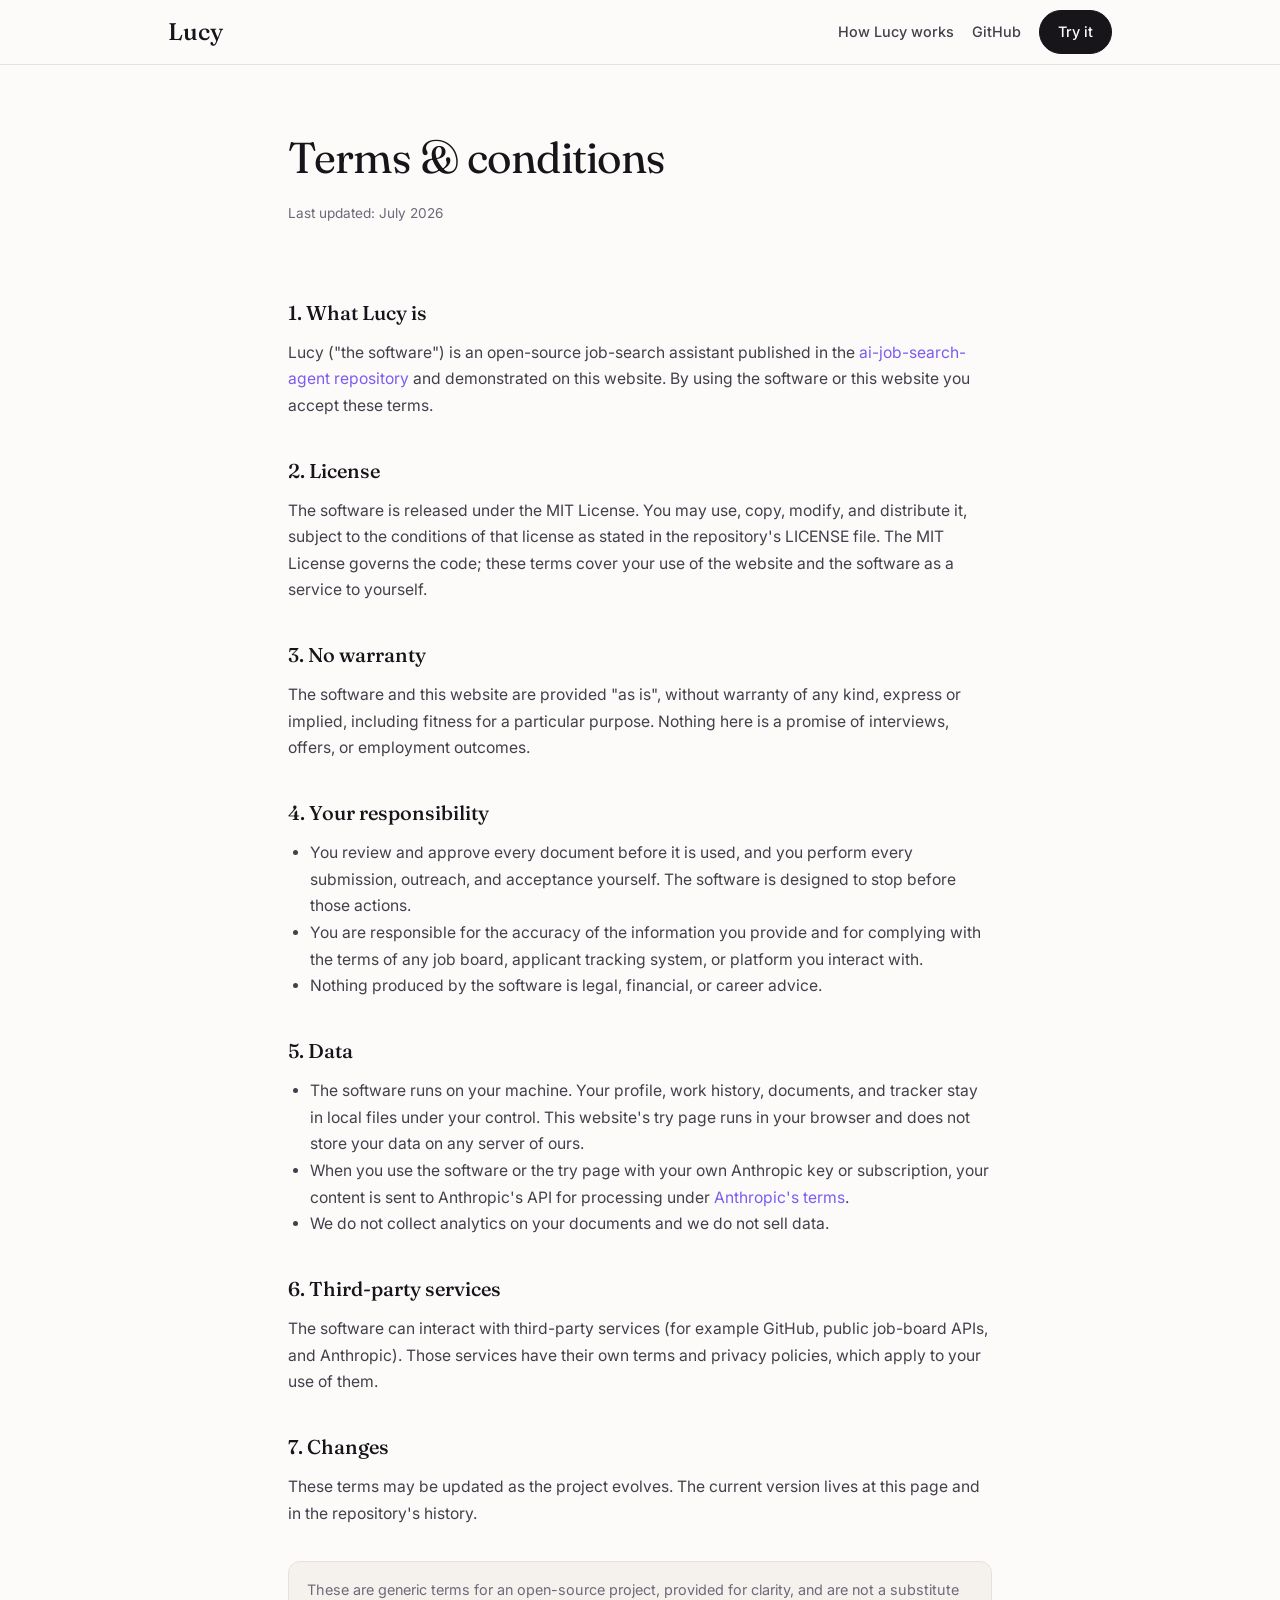
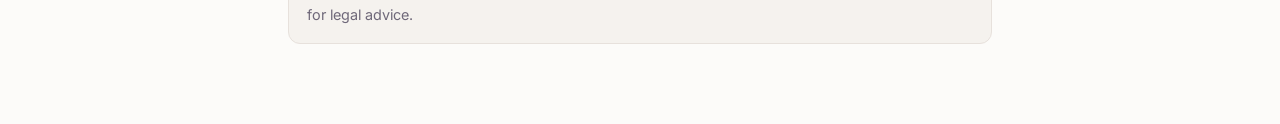
<file: docs/terms.html>
<!DOCTYPE html>
<html lang="en">
<head>
<meta charset="UTF-8">
<meta name="viewport" content="width=device-width, initial-scale=1.0">
<title>Terms &amp; conditions · Lucy</title>
<meta name="description" content="Generic terms and conditions for Lucy, the open-source job-search agent.">
<link rel="preconnect" href="https://fonts.googleapis.com">
<link rel="preconnect" href="https://fonts.gstatic.com" crossorigin>
<link href="https://fonts.googleapis.com/css2?family=Fraunces:opsz,wght@9..144,400;9..144,500&family=Inter:wght@400;500;600&display=swap" rel="stylesheet">
<style>
  :root{
    --ink:#17141a; --ink-2:#443f4b; --ink-3:#6f6879;
    --paper:#fcfbf9; --paper-2:#f5f2ee; --line:#e7e1dc;
    --violet:#7c5cf0;
    --grad:linear-gradient(100deg,#e9518f 0%,#7c5cf0 52%,#f2793f 100%);
    --display:'Fraunces',Georgia,serif; --sans:'Inter',system-ui,-apple-system,sans-serif;
  }
  *{box-sizing:border-box;margin:0;padding:0}
  body{background:var(--paper);color:var(--ink);font-family:var(--sans);
    font-size:16px;line-height:1.7;-webkit-font-smoothing:antialiased}
  .wrap{max-width:760px;margin:0 auto;padding:0 28px}
  a{color:var(--violet);text-decoration:none}
  a:hover{text-decoration:underline}
  nav{position:sticky;top:0;background:rgba(252,251,249,.85);backdrop-filter:blur(10px);
    border-bottom:1px solid var(--line)}
  nav .wrap{display:flex;align-items:center;justify-content:space-between;height:64px;max-width:1000px}
  .logo{font-family:var(--display);font-size:1.5rem;font-weight:500;color:var(--ink)}
  .logo:hover{text-decoration:none}
  .nav-links{display:flex;align-items:center;gap:18px}
  .nav-link{font-size:.9rem;font-weight:500;color:var(--ink-2)}
  .nav-cta{font-family:var(--sans);font-size:.9rem;font-weight:500;padding:9px 18px;
    border-radius:999px;color:#fff;background:var(--ink);border:1px solid var(--ink);transition:.15s}
  .nav-cta:hover{text-decoration:none;transform:translateY(-1px);box-shadow:0 4px 14px rgba(124,92,240,.25)}
  @media(max-width:560px){.nav-link{display:none}}
  header{padding:56px 0 8px}
  h1{font-family:var(--display);font-weight:400;font-size:clamp(1.9rem,4.5vw,2.7rem);
    letter-spacing:-.02em;margin:0 0 8px}
  .updated{font-size:.85rem;color:var(--ink-3)}
  main{padding:28px 0 80px}
  h2{font-family:var(--display);font-weight:500;font-size:1.25rem;margin:34px 0 10px}
  p,li{color:var(--ink-2);font-size:.98rem}
  ul{padding-left:22px;margin:8px 0}
  .note{border:1px solid var(--line);background:var(--paper-2);border-radius:12px;
    padding:16px 18px;margin-top:34px;font-size:.9rem;color:var(--ink-3)}
</style>
</head>
<body>
<nav>
  <div class="wrap">
    <a class="logo" href="index.html">Lucy</a>
    <div class="nav-links">
      <a class="nav-link" href="index.html#how">How Lucy works</a>
      <a class="nav-link" href="https://github.com/HimadriTrying/ai-job-search-agent" target="_blank" rel="noopener">GitHub</a>
      <a class="nav-cta" href="try.html">Try it</a>
    </div>
  </div>
</nav>
<header>
  <div class="wrap">
    <h1>Terms &amp; conditions</h1>
    <p class="updated">Last updated: July 2026</p>
  </div>
</header>
<main>
  <div class="wrap">
    <h2>1. What Lucy is</h2>
    <p>Lucy ("the software") is an open-source job-search assistant published in the
      <a href="https://github.com/HimadriTrying/ai-job-search-agent" target="_blank" rel="noopener">ai-job-search-agent repository</a>
      and demonstrated on this website. By using the software or this website you accept these terms.</p>

    <h2>2. License</h2>
    <p>The software is released under the MIT License. You may use, copy, modify, and distribute it,
      subject to the conditions of that license as stated in the repository's LICENSE file. The MIT
      License governs the code; these terms cover your use of the website and the software as a service
      to yourself.</p>

    <h2>3. No warranty</h2>
    <p>The software and this website are provided "as is", without warranty of any kind, express or
      implied, including fitness for a particular purpose. Nothing here is a promise of interviews,
      offers, or employment outcomes.</p>

    <h2>4. Your responsibility</h2>
    <ul>
      <li>You review and approve every document before it is used, and you perform every submission,
        outreach, and acceptance yourself. The software is designed to stop before those actions.</li>
      <li>You are responsible for the accuracy of the information you provide and for complying with
        the terms of any job board, applicant tracking system, or platform you interact with.</li>
      <li>Nothing produced by the software is legal, financial, or career advice.</li>
    </ul>

    <h2>5. Data</h2>
    <ul>
      <li>The software runs on your machine. Your profile, work history, documents, and tracker stay
        in local files under your control. This website's try page runs in your browser and does not
        store your data on any server of ours.</li>
      <li>When you use the software or the try page with your own Anthropic key or subscription, your
        content is sent to Anthropic's API for processing under
        <a href="https://www.anthropic.com/legal/consumer-terms" target="_blank" rel="noopener">Anthropic's terms</a>.</li>
      <li>We do not collect analytics on your documents and we do not sell data.</li>
    </ul>

    <h2>6. Third-party services</h2>
    <p>The software can interact with third-party services (for example GitHub, public job-board APIs,
      and Anthropic). Those services have their own terms and privacy policies, which apply to your use
      of them.</p>

    <h2>7. Changes</h2>
    <p>These terms may be updated as the project evolves. The current version lives at this page and in
      the repository's history.</p>

    <div class="note">These are generic terms for an open-source project, provided for clarity, and are
      not a substitute for legal advice.</div>
  </div>
</main>
</body>
</html>
</file>
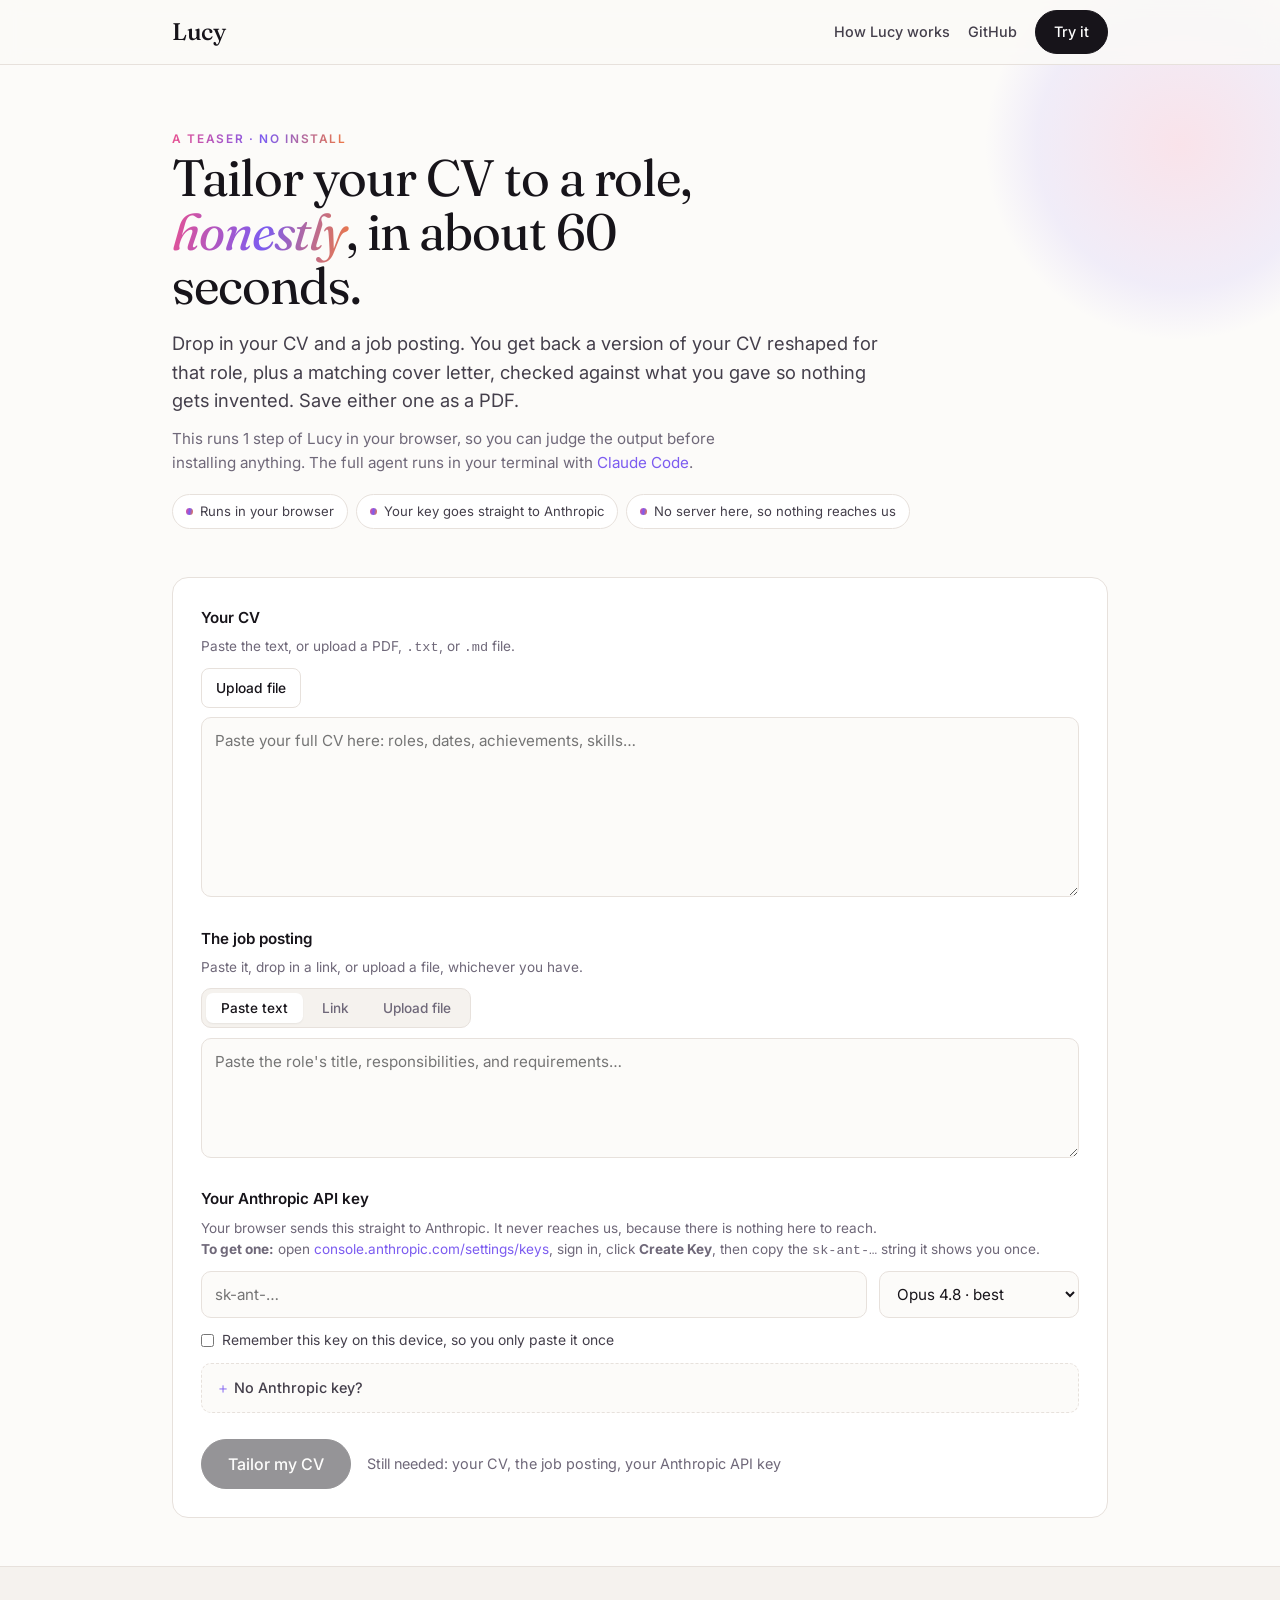
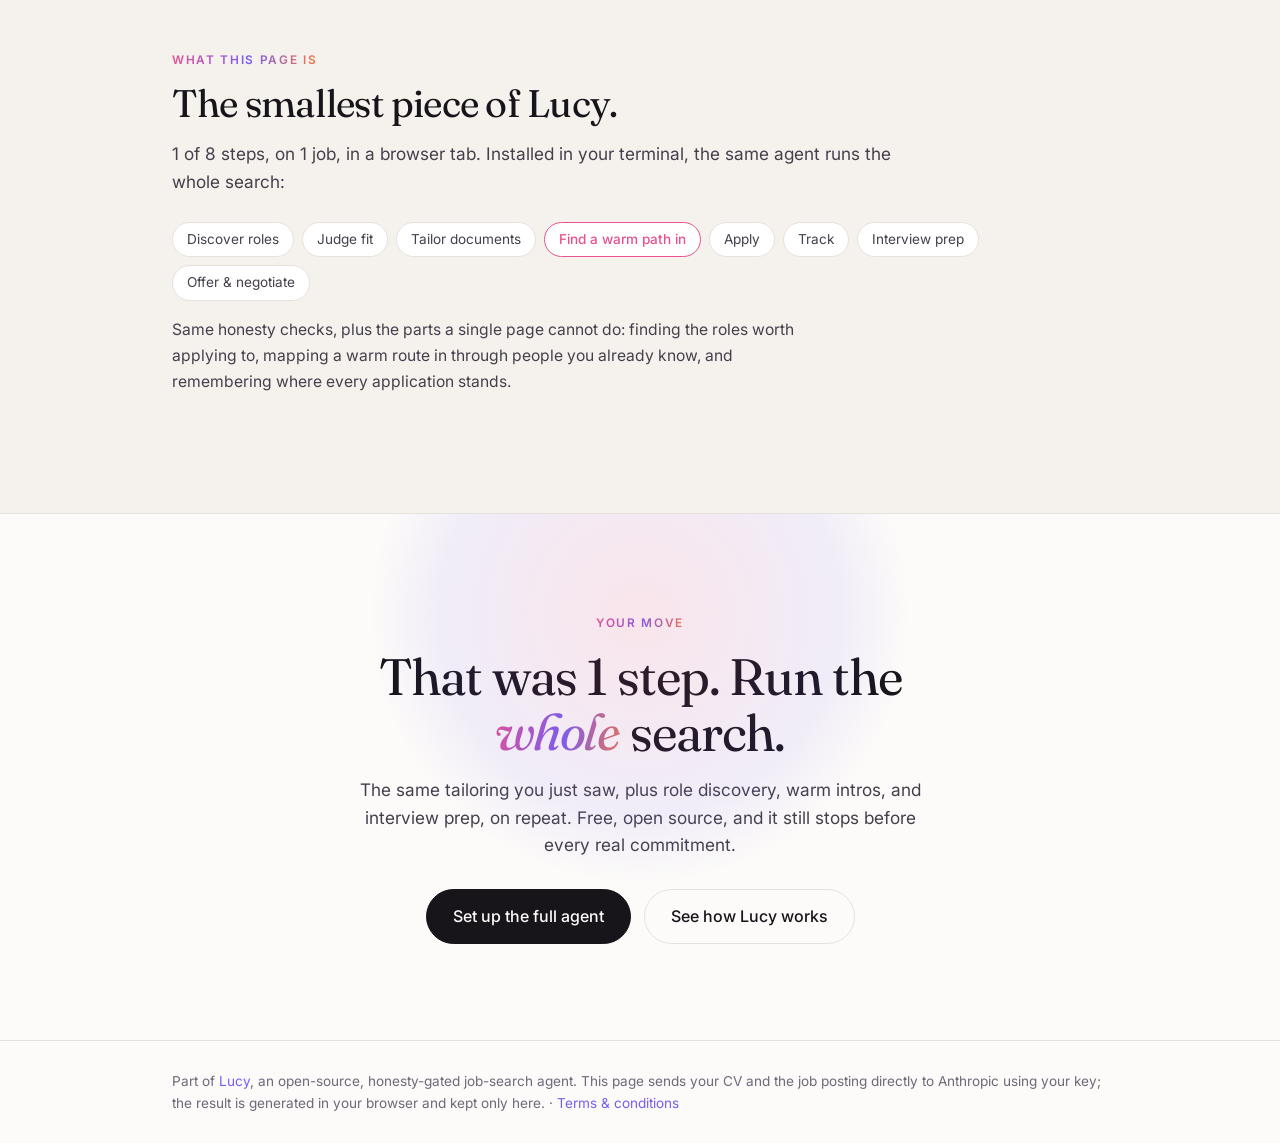
<file: docs/try.html>
<!DOCTYPE html>
<html lang="en">
<head>
<meta charset="UTF-8">
<meta name="viewport" content="width=device-width, initial-scale=1.0">
<title>Try Lucy: tailor your CV in 60 seconds</title>
<meta name="description" content="Upload your CV, paste a job posting, and get a tailored, honesty-checked CV and cover letter you can save as PDF. Runs in your browser with your own Anthropic key.">
<link rel="preconnect" href="https://fonts.googleapis.com">
<link rel="preconnect" href="https://fonts.gstatic.com" crossorigin>
<link href="https://fonts.googleapis.com/css2?family=Fraunces:opsz,wght@9..144,400;9..144,500&family=Inter:wght@400;500;600&display=swap" rel="stylesheet">
<style>
  :root{
    --ink:#17141a; --ink-2:#443f4b; --ink-3:#6f6879;
    --paper:#fcfbf9; --paper-2:#f5f2ee; --line:#e7e1dc;
    --violet:#7c5cf0; --violet-soft:#f1edfd; --pink:#e9518f;
    --orange:#f2793f;
    --grad:linear-gradient(100deg,#e9518f 0%,#7c5cf0 52%,#f2793f 100%);
    --amber:#b7791f; --amber-soft:#fbf3e2;
    --display:'Fraunces',Georgia,serif; --sans:'Inter',system-ui,-apple-system,sans-serif;
  }
  *{box-sizing:border-box;margin:0;padding:0}
  html{scroll-behavior:smooth;overflow-x:hidden;overflow-x:clip}
  body{background:var(--paper);color:var(--ink);font-family:var(--sans);
    font-size:16px;line-height:1.6;-webkit-font-smoothing:antialiased;
    overflow-x:hidden;overflow-x:clip}
  .wrap{max-width:1000px;margin:0 auto;padding:0 32px}
  @media(max-width:640px){.wrap{padding:0 20px}}
  a{color:var(--violet);text-decoration:none}
  a:hover{text-decoration:underline}
  .eyebrow{font-size:.74rem;font-weight:600;letter-spacing:.14em;
    text-transform:uppercase;background:var(--grad);-webkit-background-clip:text;
    background-clip:text;color:transparent}
  /* Gradient-filled text is painted inside the inline box, which is shorter and
     narrower than tall or italic glyphs. Padding grows that box so ascenders,
     descenders and italic overhangs stay filled; the negative margin keeps the
     horizontal padding from shifting the text that follows. */
  .eyebrow,h1 em,.cta-end h2 em{
    padding-top:.2em;padding-bottom:.2em;padding-right:.09em;margin-right:-.09em}

  nav{position:sticky;top:0;z-index:50;background:rgba(251,250,247,.85);
    backdrop-filter:blur(10px);border-bottom:1px solid var(--line)}
  nav .wrap{display:flex;align-items:center;justify-content:space-between;height:64px}
  .logo{font-family:var(--display);font-size:1.5rem;font-weight:500;color:var(--ink);letter-spacing:-.015em}
  .logo:hover{text-decoration:none}
  .nav-links{display:flex;align-items:center;gap:18px}
  .nav-link{font-size:.9rem;font-weight:500;color:var(--ink-2)}
  .nav-cta{font-family:var(--sans);font-size:.9rem;font-weight:500;padding:9px 18px;
    border-radius:999px;color:#fff;background:var(--ink);border:1px solid var(--ink);transition:.15s}
  .nav-cta:hover{text-decoration:none;transform:translateY(-1px);box-shadow:0 4px 14px rgba(124,92,240,.25)}
  @media(max-width:560px){.nav-link{display:none}}

  header.hero{padding:60px 0 24px;position:relative;overflow:visible}
  header.hero::before{content:'';position:absolute;top:-180px;right:-160px;width:520px;height:520px;
    border-radius:50%;pointer-events:none;
    background:radial-gradient(closest-side,rgba(233,81,143,.14),rgba(124,92,240,.09) 55%,transparent 75%)}
  @media(max-width:640px){header.hero{padding:40px 0 16px}}
  h1{font-family:var(--display);font-weight:400;font-size:clamp(2.1rem,5vw,3.2rem);
    line-height:1.06;letter-spacing:-.02em;margin-bottom:16px;max-width:18ch}
  h1 em{font-style:italic;background:var(--grad);-webkit-background-clip:text;
    background-clip:text;color:transparent}
  .sub{font-size:clamp(1rem,2vw,1.15rem);color:var(--ink-2);max-width:60ch;line-height:1.55}
  .sub.note{font-size:.95rem;color:var(--ink-3);margin-top:12px}
  .trust{display:flex;gap:8px;flex-wrap:wrap;margin-top:20px}
  .pill{display:inline-flex;align-items:center;gap:7px;font-size:.82rem;color:var(--ink-2);
    border:1px solid var(--line);border-radius:999px;padding:6px 13px;background:#fff}
  .pill .d{width:7px;height:7px;border-radius:50%;background:var(--grad)}

  section{padding:24px 0 48px}
  .card{background:#fff;border:1px solid var(--line);border-radius:16px;padding:28px}
  @media(max-width:640px){.card{padding:20px}}
  .field{margin-bottom:22px}
  .field:last-child{margin-bottom:0}
  label.lbl{display:block;font-weight:600;font-size:.95rem;margin-bottom:6px}
  .hint{font-size:.85rem;color:var(--ink-3);margin-bottom:9px}
  textarea,input[type=password],input[type=email],input[type=text],select{
    width:100%;font-family:var(--sans);font-size:.95rem;color:var(--ink);
    background:var(--paper);border:1px solid var(--line);border-radius:10px;padding:12px 13px;
    transition:border-color .15s}
  textarea{resize:vertical;min-height:120px;line-height:1.5}
  textarea:focus,input:focus,select:focus{outline:none;border-color:var(--violet)}
  .cv-min{min-height:180px}
  .filerow{display:flex;align-items:center;gap:12px;margin-bottom:9px;flex-wrap:wrap}
  .filebtn{font-size:.86rem;font-weight:500;padding:8px 14px;border:1px solid var(--line);
    border-radius:8px;background:#fff;cursor:pointer;color:var(--ink)}
  .filebtn:hover{border-color:var(--ink)}
  .filename{font-size:.85rem;color:var(--violet)}
  .filename b{font-weight:500}
  .filestate{color:var(--ink-3);font-weight:400}
  .keyrow{display:grid;grid-template-columns:1fr 200px;gap:12px}
  @media(max-width:640px){.keyrow{grid-template-columns:1fr}}
  .remember{display:flex;align-items:center;gap:8px;margin-top:11px;font-size:.87rem;color:var(--ink-2);cursor:pointer}
  .remember input{width:auto;margin:0;accent-color:var(--violet)}
  details.nokey{margin-top:12px;border:1px dashed var(--line);border-radius:10px;padding:0 14px;background:var(--paper)}
  details.nokey summary{cursor:pointer;padding:12px 0;font-size:.9rem;color:var(--ink-2);font-weight:500;list-style:none}
  details.nokey summary::-webkit-details-marker{display:none}
  details.nokey summary::before{content:"＋ ";color:var(--violet)}
  details.nokey[open] summary::before{content:"－ "}
  details.nokey .body{padding:0 0 14px;font-size:.88rem;color:var(--ink-3);line-height:1.6}

  .actions{display:flex;align-items:center;gap:16px;margin-top:26px;flex-wrap:wrap}
  .btn{font-family:var(--sans);font-weight:500;font-size:1rem;padding:14px 26px;border-radius:999px;
    border:1px solid var(--ink);background:var(--ink);color:var(--paper);cursor:pointer;transition:.15s;
    display:inline-flex;align-items:center;gap:9px}
  .btn:hover:not(:disabled){transform:translateY(-1px);box-shadow:0 6px 18px rgba(124,92,240,.28)}
  .btn:disabled{opacity:.45;cursor:not-allowed}
  .spin{width:15px;height:15px;border:2px solid rgba(255,255,255,.35);border-top-color:#fff;
    border-radius:50%;animation:spin .7s linear infinite;display:none}
  @keyframes spin{to{transform:rotate(360deg)}}
  .status{font-size:.9rem;color:var(--ink-3)}

  .err{margin-top:18px;border:1px solid #e3b6ac;background:#fbeeea;color:#8a3324;
    border-radius:10px;padding:13px 15px;font-size:.9rem;display:none}

  /* loading / transition state */
  #loading{display:none;background:#fff;border:1px solid var(--line);border-radius:16px;
    padding:56px 28px;text-align:center}
  .bar{height:6px;background:var(--paper-2);border-radius:99px;overflow:hidden;max-width:340px;margin:0 auto 26px}
  .bar span{display:block;height:100%;width:38%;background:var(--grad);border-radius:99px;
    animation:slide 1.35s cubic-bezier(.5,0,.5,1) infinite}
  @keyframes slide{0%{transform:translateX(-130%)}100%{transform:translateX(360%)}}
  .stage{font-family:var(--display);font-size:clamp(1.15rem,3vw,1.4rem);color:var(--ink);
    min-height:1.5em;transition:opacity .3s}
  .load-sub{font-size:.85rem;color:var(--ink-3);margin-top:10px}
  .fade-in{animation:fadeIn .45s ease both}
  @keyframes fadeIn{from{opacity:0;transform:translateY(10px)}to{opacity:1;transform:none}}

  /* results */
  #results{display:none;margin-top:8px}
  .badge{display:inline-flex;align-items:center;gap:8px;font-size:.85rem;font-weight:500;
    border-radius:999px;padding:7px 14px;margin-bottom:18px}
  .badge.ok{background:var(--violet-soft);color:var(--violet);border:1px solid #ddd3f9}
  .badge.warn{background:var(--amber-soft);color:var(--amber);border:1px solid #ecd9ac}
  .flags{background:var(--amber-soft);border:1px solid #ecd9ac;border-radius:10px;padding:13px 15px;
    font-size:.87rem;color:#7a5510;margin-bottom:18px}
  .flags b{display:block;margin-bottom:5px;color:var(--amber)}
  .flags ul{margin:0;padding-left:18px}
  .fitnote{background:var(--paper-2);border-left:2px solid var(--violet);border-radius:0 8px 8px 0;
    padding:12px 16px;font-size:.9rem;color:var(--ink-2);margin-bottom:22px;line-height:1.55}
  .doc-tabs{display:flex;gap:8px;margin-bottom:16px}
  .tab{font-size:.9rem;font-weight:500;padding:8px 16px;border-radius:8px;border:1px solid var(--line);
    background:#fff;cursor:pointer;color:var(--ink-2)}
  .tab.active{background:var(--ink);color:var(--paper);border-color:var(--ink)}
  .doc{background:#fff;border:1px solid var(--line);border-radius:14px;padding:40px 46px}
  @media(max-width:640px){.doc{padding:26px 22px}}
  .doc.hidden{display:none}
  .doc h1,.doc h2,.doc h3{font-family:var(--display);font-weight:500;color:var(--ink);letter-spacing:-.01em}
  .doc h1{font-size:1.7rem;margin-bottom:4px}
  .doc h2{font-size:1.15rem;margin:22px 0 8px;padding-bottom:5px;border-bottom:1px solid var(--line)}
  .doc h3{font-size:1rem;margin:14px 0 3px}
  .doc p{margin:0 0 10px;color:var(--ink-2);font-size:.95rem}
  .doc ul{margin:0 0 12px;padding-left:20px}
  .doc li{color:var(--ink-2);font-size:.95rem;margin-bottom:5px}
  .doc .muted{color:var(--ink-3);font-size:.88rem}
  .doc-actions{display:flex;gap:12px;margin-top:18px;flex-wrap:wrap}
  .btn.ghost{background:transparent;color:var(--ink);border-color:var(--line);font-size:.92rem;padding:11px 20px}
  .btn.ghost:hover{border-color:var(--ink)}

  /* segmented input control */
  .seg{display:inline-flex;gap:4px;background:var(--paper-2);border:1px solid var(--line);
    border-radius:10px;padding:4px;margin-bottom:10px}
  .segbtn{font-family:var(--sans);font-size:.85rem;font-weight:500;color:var(--ink-3);
    padding:7px 15px;border:none;background:transparent;border-radius:7px;cursor:pointer}
  .segbtn.active{background:#fff;color:var(--ink);box-shadow:0 1px 2px rgba(0,0,0,.06)}

  /* how-it-works */
  .band{border-top:1px solid var(--line);background:var(--paper-2)}
  .band .wrap{padding:56px 32px}
  @media(max-width:640px){.band .wrap{padding:40px 20px}}
  .band h2{font-family:var(--display);font-weight:400;font-size:clamp(1.7rem,4vw,2.4rem);
    letter-spacing:-.02em;line-height:1.1;margin:10px 0 16px;max-width:20ch}
  .band .lead{font-size:1.08rem;color:var(--ink-2);max-width:66ch;line-height:1.6;margin-bottom:8px}
  .band p.body{font-size:.98rem;color:var(--ink-2);max-width:66ch;line-height:1.65;margin-bottom:14px}
  .steps{display:flex;flex-wrap:wrap;gap:8px;margin:26px 0 6px}
  .step{font-size:.85rem;color:var(--ink-2);background:#fff;border:1px solid var(--line);
    border-radius:999px;padding:6px 14px}
  .step.hot{border-color:var(--pink);color:var(--pink);font-weight:500}

  /* closing CTA, mirrors the overview page */
  .cta-end{position:relative;padding:96px 0;text-align:center;border-top:1px solid var(--line);
    overflow:hidden}
  .cta-end::before{content:'';position:absolute;left:50%;top:-260px;transform:translateX(-50%);
    width:720px;height:720px;border-radius:50%;pointer-events:none;
    background:radial-gradient(closest-side,rgba(233,81,143,.13),rgba(124,92,240,.09) 55%,transparent 75%)}
  .cta-end h2{font-family:var(--display);font-weight:400;font-size:clamp(2rem,5vw,3.2rem);
    letter-spacing:-.022em;line-height:1.08;margin:14px auto 16px;max-width:18ch}
  .cta-end h2 em{font-style:italic;background:var(--grad);-webkit-background-clip:text;
    background-clip:text;color:transparent}
  .cta-end p{color:var(--ink-2);font-size:1.08rem;max-width:52ch;margin:0 auto}
  .cta-end .row{display:flex;gap:13px;flex-wrap:wrap;justify-content:center;margin-top:30px}
  .seednote{display:none;margin-top:18px;padding:16px 18px;border:1px solid var(--line);
    border-radius:12px;font-size:.9rem;line-height:1.6;color:var(--ink-3);background:#fbfbfd}
  .seednote b{color:var(--ink)}
  .seednote a{color:inherit}
  .nokey-row{display:flex;gap:10px;flex-wrap:wrap;margin:12px 0 6px}
  .nokey-row .btn{font-size:.9rem;padding:10px 18px}
  .nokey-hint{display:block;font-size:.85rem;color:var(--ink-3);line-height:1.5}
  .cta-end .btn{text-decoration:none}
  .cta-end .btn:hover{text-decoration:none}
  .cta-end .btn.ghost{font-size:1rem;padding:14px 26px}
  @media(max-width:640px){.cta-end{padding:64px 0}}

  footer{border-top:1px solid var(--line);padding:30px 0;margin-top:0;color:var(--ink-3);font-size:.85rem}

  @media print{
    nav,header.hero,#form-card,.doc-tabs,.badge,.flags,.fitnote,.doc-actions,footer,.status,.err,
    .band,.cta-end{display:none!important}
    body{background:#fff}
    .doc{border:none;border-radius:0;padding:0}
    .doc.hidden{display:block!important}
    .wrap{max-width:none;padding:0}
    #results{display:block!important;margin:0}
  }
</style>
</head>
<body>

<nav>
  <div class="wrap">
    <a class="logo" href="index.html">Lucy</a>
    <div class="nav-links">
      <a class="nav-link" href="index.html#how">How Lucy works</a>
      <a class="nav-link" href="https://github.com/HimadriTrying/ai-job-search-agent" target="_blank" rel="noopener">GitHub</a>
      <a class="nav-cta" href="try.html">Try it</a>
    </div>
  </div>
</nav>

<header class="hero">
  <div class="wrap">
    <span class="eyebrow">A teaser · no install</span>
    <h1>Tailor your CV to a role, <em>honestly</em>, in about 60 seconds.</h1>
    <p class="sub">Drop in your CV and a job posting. You get back a version of your CV reshaped for
      that role, plus a matching cover letter, checked against what you gave so nothing gets invented.
      Save either one as a PDF.</p>
    <p class="sub note">This runs 1 step of Lucy in your browser, so you can judge the output before
      installing anything. The full agent runs in your terminal with
      <a href="https://docs.claude.com/en/docs/claude-code/overview" target="_blank" rel="noopener">Claude Code</a>.</p>
    <div class="trust">
      <span class="pill"><span class="d"></span> Runs in your browser</span>
      <span class="pill"><span class="d"></span> Your key goes straight to Anthropic</span>
      <span class="pill"><span class="d"></span> No server here, so nothing reaches us</span>
    </div>
  </div>
</header>

<section>
  <div class="wrap">
    <div class="card" id="form-card">

      <div class="field">
        <label class="lbl" for="cv">Your CV</label>
        <div class="hint">Paste the text, or upload a PDF, <code>.txt</code>, or <code>.md</code> file.</div>
        <div class="filerow">
          <label class="filebtn">Upload file<input type="file" id="cvfile" accept=".pdf,.txt,.md,.markdown,.text" hidden></label>
          <span class="filename" id="cvfilename"></span>
        </div>
        <div class="hint" id="cvnote" style="display:none">This is the text we read out of your file. Worth a glance before you run: PDFs with columns or wide letter-spacing sometimes come out jumbled, and the tailoring is only as good as what we read.</div>
        <textarea id="cv" class="cv-min" placeholder="Paste your full CV here: roles, dates, achievements, skills…"></textarea>
      </div>

      <div class="field">
        <label class="lbl">The job posting</label>
        <div class="hint">Paste it, drop in a link, or upload a file, whichever you have.</div>
        <div class="seg" id="jdseg">
          <button type="button" class="segbtn active" data-mode="paste">Paste text</button>
          <button type="button" class="segbtn" data-mode="url">Link</button>
          <button type="button" class="segbtn" data-mode="upload">Upload file</button>
        </div>
        <textarea id="jd" placeholder="Paste the role's title, responsibilities, and requirements…"></textarea>
        <input type="text" id="jdurl" placeholder="https://…  link to the job posting" style="display:none" autocomplete="off" spellcheck="false">
        <div class="filerow" id="jdfilerow" style="display:none">
          <label class="filebtn">Upload file<input type="file" id="jdfile" accept=".pdf,.txt,.md,.markdown,.text" hidden></label>
          <span class="filename" id="jdfilename"></span>
        </div>
      </div>

      <div class="field">
        <label class="lbl" for="key">Your Anthropic API key</label>
        <div class="hint">Your browser sends this straight to Anthropic. It never reaches us, because there is nothing here to reach.
          <br><b>To get one:</b> open <a href="https://console.anthropic.com/settings/keys" target="_blank" rel="noopener">console.anthropic.com/settings/keys</a>, sign in, click <b>Create Key</b>, then copy the <code>sk-ant-…</code> string it shows you once.</div>
        <div class="keyrow">
          <input type="password" id="key" placeholder="sk-ant-…" autocomplete="off" spellcheck="false">
          <select id="model" title="Model">
            <option value="claude-opus-4-8">Opus 4.8 · best</option>
            <option value="claude-sonnet-5">Sonnet 5 · cheaper</option>
            <option value="claude-haiku-4-5">Haiku 4.5 · cheapest</option>
          </select>
        </div>
        <label class="remember"><input type="checkbox" id="remember"> Remember this key on this device, so you only paste it once</label>
        <details class="nokey">
          <summary>No Anthropic key?</summary>
          <div class="body">One is required today. This page is a single file with no server behind it,
            so your browser has to talk to Anthropic itself, using your key. Creating one takes about a
            minute and needs a payment method. A tailoring costs a few cents, billed to you by Anthropic.
            <br><br><b>A Claude Pro or Max subscription is not an API key.</b> They are separate things and a
            subscription does not carry over to this page. If you have one, you are better off skipping this
            page entirely: your subscription already pays for the full agent, which does far more than this
            single step.
            <br><br><b>Or skip the key entirely.</b> This page is one instruction to Claude with your CV
            and the posting attached. You can run that instruction yourself, in Claude, on a free account,
            with nothing to install and nothing to pay. Fill in your CV and the posting above, then:
            <div class="nokey-row">
              <button type="button" class="btn ghost" id="copyprompt">Copy the prompt</button>
              <a class="btn ghost" href="https://claude.ai/new" target="_blank" rel="noopener">Open Claude</a>
            </div>
            <span class="nokey-hint" id="copyhint">Paste it into Claude and it does the same work this page
            would have done. The difference: you read the honesty flags in its reply yourself, instead of
            seeing them as a badge here.</span>
            <br><br>If you would rather not set that up, the full agent runs locally instead and does far
            more than this page: see the <a href="https://github.com/HimadriTrying/ai-job-search-agent" target="_blank" rel="noopener">GitHub repo</a>.</div>
        </details>
      </div>

      <div class="actions">
        <button class="btn" id="go"><span class="spin" id="spin"></span><span id="golabel">Tailor my CV</span></button>
        <span class="status" id="status"></span>
      </div>
      <div class="err" id="err"></div>
    </div>

    <div id="loading">
      <div class="bar"><span></span></div>
      <div class="stage" id="stage">Warming up…</div>
      <div class="load-sub">Running in your browser with your key. Nothing is stored.</div>
    </div>

    <div id="results">
      <div id="honesty"></div>
      <div class="fitnote" id="fitnote"></div>
      <div class="doc-tabs">
        <button class="tab active" data-doc="cv">Tailored CV</button>
        <button class="tab" data-doc="cl">Cover letter</button>
      </div>
      <div class="doc" id="doc-cv"></div>
      <div class="doc hidden" id="doc-cl"></div>
      <div class="doc-actions">
        <button class="btn ghost" onclick="window.print()">Save as PDF</button>
        <button class="btn ghost" id="takeprofile">
          <span class="spin" id="seedspin"></span><span id="seedlabel">Take your profile with you</span>
        </button>
        <button class="btn ghost" id="startover">Start over</button>
      </div>
      <div class="seednote" id="seednote">
        <b>What that button does.</b> Everything above was built from the CV you pasted in, and
        when this tab closes it all goes with it. The full agent opens by interviewing you about
        your career, which takes real time and asks you for things you already typed here.
        <br><br>
        So: it reads your CV once more and hands you a small file, on your machine, that a fresh
        install turns into a working profile. You skip the part you already did.
        <a href="https://github.com/HimadriTrying/ai-job-search-agent#quick-start" target="_blank" rel="noopener">Then one command sets it up</a>
        and the agent starts from your history rather than from nothing.
        <br><br>
        <b>Read it before you trust it.</b> The file is plain text and it is yours alone. Nothing
        is uploaded, because there is no server here. But it is a model reading your CV, so a date
        can land wrong or a number can sit under the wrong job, and those become the facts every
        later document is checked against. The agent will keep telling you it is unverified until
        you have read it through.
      </div>
    </div>
  </div>
</section>

<section class="band" id="how">
  <div class="wrap">
    <span class="eyebrow">What this page is</span>
    <h2>The smallest piece of Lucy.</h2>
    <p class="lead">1 of 8 steps, on 1 job, in a browser tab. Installed in your terminal, the same
      agent runs the whole search:</p>
    <div class="steps">
      <span class="step">Discover roles</span>
      <span class="step">Judge fit</span>
      <span class="step">Tailor documents</span>
      <span class="step hot">Find a warm path in</span>
      <span class="step">Apply</span>
      <span class="step">Track</span>
      <span class="step">Interview prep</span>
      <span class="step">Offer &amp; negotiate</span>
    </div>
    <p class="body" style="margin-top:16px">Same honesty checks, plus the parts a single page cannot do:
      finding the roles worth applying to, mapping a warm route in through people you already know, and
      remembering where every application stands.</p>
  </div>
</section>

<section class="cta-end">
  <div class="wrap">
    <span class="eyebrow">Your move</span>
    <h2>That was 1 step. Run the <em>whole</em> search.</h2>
    <p>The same tailoring you just saw, plus role discovery, warm intros, and interview prep, on repeat.
      Free, open source, and it still stops before every real commitment.</p>
    <div class="row">
      <a class="btn" href="https://github.com/HimadriTrying/ai-job-search-agent" target="_blank" rel="noopener">Set up the full agent</a>
      <a class="btn ghost" href="index.html#how">See how Lucy works</a>
    </div>
  </div>
</section>

<footer>
  <div class="wrap">
    Part of <a href="index.html">Lucy</a>, an open-source, honesty-gated job-search agent. This page sends your CV
    and the job posting directly to Anthropic using your key; the result is generated in your browser and kept only here.
    · <a href="terms.html">Terms &amp; conditions</a>
  </div>
</footer>

<script>
(function(){
  const $ = id => document.getElementById(id);
  const cv = $('cv'), jd = $('jd'), key = $('key'), model = $('model');
  const go = $('go'), spin = $('spin'), golabel = $('golabel'), statusEl = $('status'), err = $('err');
  const results = $('results'), honesty = $('honesty'), fitnote = $('fitnote');
  const docCv = $('doc-cv'), docCl = $('doc-cl');

  // file reading: plain text directly; PDFs via pdf.js, fetched only when first needed
  let pdfjsPromise = null;
  function loadPdfjs(){
    if(!pdfjsPromise){
      pdfjsPromise = import('https://cdn.jsdelivr.net/npm/pdfjs-dist@4.10.38/build/pdf.min.mjs')
        .then(m => {
          m.GlobalWorkerOptions.workerSrc = 'https://cdn.jsdelivr.net/npm/pdfjs-dist@4.10.38/build/pdf.worker.min.mjs';
          return m;
        })
        .catch(() => { pdfjsPromise = null; throw new Error("Couldn't load the PDF reader. Check your connection, or paste the text in instead."); });
    }
    return pdfjsPromise;
  }
  async function pdfToText(file){
    const pdfjs = await loadPdfjs();
    const doc = await pdfjs.getDocument({ data: await file.arrayBuffer() }).promise;
    const pages = [];
    for(let p = 1; p <= doc.numPages; p++){
      const content = await (await doc.getPage(p)).getTextContent();
      let lastY = null, line = [], lines = [];
      for(const item of content.items){
        if(!item.str && !item.hasEOL) continue;
        const y = item.transform[5];
        if(lastY !== null && Math.abs(y - lastY) > 2){ lines.push(line.join(' ')); line = []; }
        line.push(item.str);
        if(item.hasEOL){ lines.push(line.join(' ')); line = []; }
        lastY = y;
      }
      if(line.length) lines.push(line.join(' '));
      pages.push(lines.join('\n'));
    }
    const text = pages.join('\n\n').replace(/[ \t]{2,}/g, ' ').trim();
    if(text.length < 40) throw new Error('That PDF has no selectable text (probably a scan). Paste the text in instead.');
    return text;
  }
  function wireFile(inputId, nameId, apply){
    $(inputId).addEventListener('change', async e => {
      const f = e.target.files[0]; if(!f) return;
      const nameEl = $(nameId);
      clearErr();
      try{
        let text;
        if(/\.pdf$/i.test(f.name)){
          nameEl.textContent = 'Reading ' + f.name + '…';
          text = await pdfToText(f);
        } else {
          text = await f.text();
        }
        apply(text);
        nameEl.innerHTML = '<b>' + escapeHtml(f.name) + '</b> <span class="filestate">read</span>';
        if(inputId === 'cvfile') $('cvnote').style.display = 'block';
        updateReady();
      }catch(ex){
        nameEl.textContent = '';
        e.target.value = '';
        updateReady();
        showErr(ex.message || "Couldn't read " + f.name + '. Paste the text in instead.');
      }
    });
  }
  wireFile('cvfile', 'cvfilename', t => { cv.value = t; });

  // job posting: paste / url / upload
  let jdMode = 'paste', jdFileText = '';
  const jdurl = $('jdurl');
  document.querySelectorAll('#jdseg .segbtn').forEach(b => b.addEventListener('click', () => {
    document.querySelectorAll('#jdseg .segbtn').forEach(x => x.classList.remove('active'));
    b.classList.add('active'); jdMode = b.dataset.mode;
    jd.style.display = jdMode === 'paste' ? 'block' : 'none';
    jdurl.style.display = jdMode === 'url' ? 'block' : 'none';
    $('jdfilerow').style.display = jdMode === 'upload' ? 'flex' : 'none';
    updateReady();
  }));
  wireFile('jdfile', 'jdfilename', t => { jdFileText = t; });

  // shared API plumbing (browser → Anthropic, user's key)
  const API = "https://api.anthropic.com/v1/messages";
  function apiHeaders(apiKey){ return {
    "content-type": "application/json",
    "x-api-key": apiKey,
    "anthropic-version": "2023-06-01",
    "anthropic-dangerous-direct-browser-access": "true"
  }; }
  async function callApi(body, apiKey){
    const resp = await fetch(API, { method:"POST", headers:apiHeaders(apiKey), body:JSON.stringify(body) });
    if(!resp.ok){
      let detail = '';
      try{ detail = (await resp.json()).error?.message || ''; }catch(e){}
      if(resp.status === 401) throw new Error('That API key was rejected. Check it and try again.');
      if(resp.status === 429) throw new Error('Rate limited by Anthropic. Wait a moment and retry.');
      // A brand new key with no billing set up fails here, and Anthropic's raw message reads
      // like a fault in this page rather than an empty account. Say what it actually is.
      if(resp.status === 400 && /credit|billing|quota/i.test(detail)){
        throw new Error('That key has no credit on it. Add a payment method at ' +
          'console.anthropic.com/settings/billing, then try again. A run costs a few cents.');
      }
      throw new Error('Request failed (' + resp.status + '). ' + (detail || ''));
    }
    return resp.json();
  }

  // resolve a job-posting URL into text using Claude's web_fetch tool
  async function fetchJobFromUrl(url, apiKey){
    let messages = [{ role:"user", content:
      "Fetch the job posting at this URL and return ONLY the full text of the posting: the role " +
      "title, responsibilities, requirements, and any about-the-team detail. No commentary.\n\nURL: " + url }];
    for(let i=0;i<3;i++){
      const data = await callApi({
        model: "claude-opus-4-8", max_tokens: 4000,
        tools: [{ type:"web_fetch_20260209", name:"web_fetch", max_uses:3 }],
        messages
      }, apiKey);
      if(data.stop_reason === "pause_turn"){ messages.push({ role:"assistant", content:data.content }); continue; }
      const text = (data.content || []).filter(b => b.type === "text").map(b => b.text).join("\n").trim();
      if(!text) throw new Error("Couldn't read that link. Switch to Paste and drop the text in.");
      return text;
    }
    throw new Error("That link took too long to read. Switch to Paste instead.");
  }

  // tabs
  document.querySelectorAll('.tab').forEach(t => t.addEventListener('click', () => {
    document.querySelectorAll('.tab').forEach(x => x.classList.remove('active'));
    t.classList.add('active');
    const which = t.dataset.doc;
    docCv.classList.toggle('hidden', which !== 'cv');
    docCl.classList.toggle('hidden', which !== 'cl');
  }));

  // ── Take your profile with you ────────────────────────────────────────────────
  //
  // The page already holds the most valuable thing a new user has: their whole CV. It tailors
  // it, renders it, and then the tab closes and all of it is gone, while the installed agent
  // opens by asking for the same material again across several sessions of interview. This
  // hands it forward instead.
  //
  // Deliberately a SECOND call, made only on click. Everyone who does not want the file pays
  // nothing for it, and the seed is read from the ORIGINAL pasted CV rather than the tailored
  // one: the tailored version is shaped for a single posting and is the wrong thing to freeze
  // as a permanent record.
  const SEED_PROMPT =
    "Read the CV below and return ONLY a JSON object, no prose and no code fence, shaped:\n" +
    '{"career_facts": {"candidate": {"name": "", "location": "", "work_authorization": "", ' +
    '"contact": {"email": "", "phone": "", "linkedin": ""}}, "employers": [{"company": "", ' +
    '"title": "", "start": "YYYY-MM", "end": "YYYY-MM or present", "metrics": [], "scope": []}], ' +
    '"education": [{"institution": "", "credential": "", "year": ""}], ' +
    '"certifications": [{"name": "", "issuer": "", "year": ""}], "skills": []}, ' +
    '"cv_source": ""}\n\n' +
    "Rules, and they matter more than completeness:\n" +
    "- Copy only what the CV states. Never infer, round, or complete a number. An absent value " +
    "is an empty string, which is correct and useful; a guessed value is a fabrication that a " +
    "later honesty check will treat as fact.\n" +
    "- A metric belongs to the employer it appears under, never a neighbouring one.\n" +
    "- Keep every qualifier attached to its claim. 'in one pilot market' is part of the claim.\n" +
    "- cv_source is the CV restated as clean markdown, in full and uncut, keeping every detail.";

  const seedBtn = $('takeprofile'), seedSpin = $('seedspin'),
        seedLabel = $('seedlabel'), seedNote = $('seednote');

  function seedBusy(on, label){
    seedBtn.disabled = on;
    seedSpin.style.display = on ? 'inline-block' : 'none';
    seedLabel.textContent = label;
  }

  seedBtn.addEventListener('click', async () => {
    if(seedNote.style.display !== 'block'){ seedNote.style.display = 'block'; }
    clearErr();
    seedBusy(true, 'Reading your CV\u2026');
    try{
      const data = await callApi({
        model: model.value,
        max_tokens: 8000,
        messages: [{ role: 'user',
          content: SEED_PROMPT + "\n\n=== MY CV ===\n" + cv.value.trim() }]
      }, key.value.trim());

      const block = (data.content || []).find(b => b.type === 'text');
      if(!block) throw new Error('No profile came back. Try again.');
      let raw = block.text.trim()
        .replace(/^```(?:json)?\s*/i, '').replace(/\s*```$/, '');
      const first = raw.indexOf('{'), last = raw.lastIndexOf('}');
      if(first < 0 || last < 0) throw new Error('That did not come back as a profile. Try again.');
      const seed = JSON.parse(raw.slice(first, last + 1));
      if(!seed.career_facts) throw new Error('That did not come back as a profile. Try again.');

      // Stamped false here as well as by the importer. A user who opens the file should see
      // that nobody has checked it, before anything asks them to trust it.
      seed.career_facts.verified = false;
      seed.generated_by = 'lucy try page';

      const blob = new Blob([JSON.stringify(seed, null, 2)], { type: 'application/json' });
      const url = URL.createObjectURL(blob);
      const a = document.createElement('a');
      a.href = url; a.download = 'lucy-profile-seed.json';
      document.body.appendChild(a); a.click(); a.remove();
      setTimeout(() => URL.revokeObjectURL(url), 1000);

      const n = (seed.career_facts.employers || []).length;
      statusEl.textContent = 'Saved lucy-profile-seed.json with ' + n + ' role' +
        (n === 1 ? '' : 's') + '. Read it, then import it into your install.';
      seedBusy(false, 'Saved. Download again');
    }catch(e){
      showErr(e.message || 'Could not build the profile file.');
      seedBusy(false, 'Take your profile with you');
    }
  });

  $('startover').addEventListener('click', () => {
    results.style.display = 'none';
    $('form-card').style.display = 'block';
    window.scrollTo({top:0, behavior:'smooth'});
  });

  function showErr(msg){ err.textContent = msg; err.style.display = 'block'; }
  function clearErr(){ err.style.display = 'none'; }

  // staged loading + smooth transitions between form / loading / results
  const STAGES_FETCH = ['Fetching the job posting from that link…'];
  const STAGES_MAIN = [
    'Reading your CV',
    'Working out what the role really needs',
    'Matching your real experience to it',
    'Rewriting it in your voice, nothing invented',
    'Drafting your cover letter',
    'Checking every line against your CV'
  ];
  let stageTimer = null;
  function startStages(list){
    let i = 0; const s = $('stage');
    clearInterval(stageTimer);
    s.style.opacity = 1; s.textContent = list[0];
    stageTimer = setInterval(() => {
      i = (i + 1) % list.length;
      s.style.opacity = 0;
      setTimeout(() => { s.textContent = list[i]; s.style.opacity = 1; }, 300);
    }, 2600);
  }
  function stopStages(){ clearInterval(stageTimer); stageTimer = null; }
  function fadeShow(el){ el.style.display = 'block'; el.classList.remove('fade-in'); void el.offsetWidth; el.classList.add('fade-in'); }
  function showLoading(){
    clearErr();
    $('form-card').style.display = 'none';
    results.style.display = 'none';
    fadeShow($('loading'));
    window.scrollTo({ top: 0, behavior: 'smooth' });
  }
  function hideLoading(){ $('loading').style.display = 'none'; stopStages(); }
  function backToForm(){ hideLoading(); results.style.display = 'none'; $('form-card').style.display = 'block'; updateReady(); }

  const SYSTEM = [
    "You are the CV-tailoring and cover-letter engine of an honesty-gated job-application system.",
    "You receive a candidate's CV (the ONLY source of truth about them) and a target job posting.",
    "Produce (1) a tailored version of their CV, reordered and reworded to fit the role, and (2) a cover letter in their own voice.",
    "ABSOLUTE RULE, NEVER FABRICATE: every claim in both documents must trace to a fact present in the provided CV.",
    "You may rephrase, reorder, emphasise, select, and tighten. You may NOT invent employers, job titles, dates, metrics, numbers, tools, certifications, or achievements.",
    "If the job wants something the CV does not show, omit it. Do not manufacture it. Do not inflate a number or round it up.",
    "Write in a plain, human voice: no em-dashes, no corporate filler, no clichés like 'passionate' or 'results-driven'.",
    "Return HTML fragments for the documents using only <h1> <h2> <h3> <p> <ul> <li> and <span class=\"muted\"> tags. No styles, no scripts, no wrappers.",
    "In unsupported_claims, list any statement you included that you are not fully certain is grounded in the CV. Aim for an empty list."
  ].join(' ');

  const SCHEMA = {
    type: "object",
    properties: {
      tailored_cv_html:  { type: "string" },
      cover_letter_html: { type: "string" },
      fit_summary:       { type: "string" },
      unsupported_claims:{ type: "array", items: { type: "string" } }
    },
    required: ["tailored_cv_html","cover_letter_html","fit_summary","unsupported_claims"],
    additionalProperties: false
  };

  // light client-side honesty check: numbers in output not present in source
  function numberFlags(source, out){
    const norm = s => s.replace(/[,\s]/g,'');
    const srcNums = new Set((source.match(/\d[\d,.]*/g) || []).map(norm));
    const flags = [];
    const seen = new Set();
    (out.match(/\d[\d,.]*/g) || []).forEach(n => {
      const k = norm(n);
      if(k.length < 2) return;                 // ignore single digits (bullets, small counts)
      if(!srcNums.has(k) && !seen.has(k)){ seen.add(k); flags.push(n); }
    });
    return flags;
  }

  // ---- readiness ------------------------------------------------------------
  // The button used to be permanently clickable and the complaint arrived underneath it,
  // after the user had already pasted a CV. Say what is missing while it is still missing.
  const COST = {
    'claude-opus-4-8': 'about 10 cents',
    'claude-sonnet-5': 'about 6 cents',
    'claude-haiku-4-5': 'about 2 cents'
  };
  function jdFilled(){
    if(jdMode === 'paste')  return !!jd.value.trim();
    if(jdMode === 'url')    return !!jdurl.value.trim();
    return !!(jdFileText || '').trim();
  }
  function missing(){
    const m = [];
    if(!cv.value.trim()) m.push('your CV');
    if(!jdFilled())      m.push('the job posting');
    if(!key.value.trim())m.push('your Anthropic API key');
    return m;
  }
  function updateReady(){
    const m = missing();
    go.disabled = m.length > 0;
    statusEl.textContent = m.length
      ? 'Still needed: ' + m.join(', ')
      : 'Ready. This run costs ' + (COST[model.value] || 'a few cents') + ', billed by Anthropic to your key.';
  }
  [cv, jd, jdurl, key, model].forEach(el => {
    el.addEventListener('input', updateReady);
    el.addEventListener('change', updateReady);
  });

  // ---- remembering the key (opt in, this device only) ------------------------
  // Off by default on purpose: storing it is the user's call, not ours, and the page
  // claims nothing reaches us. localStorage never does.
  const KEY_STORE = 'lucy.anthropic.key';
  const remember = $('remember');
  function saveKey(){
    try{
      if(remember.checked && key.value.trim()) localStorage.setItem(KEY_STORE, key.value.trim());
      else localStorage.removeItem(KEY_STORE);
    }catch(e){ /* private mode: not being able to remember is not an error worth showing */ }
  }
  try{
    const saved = localStorage.getItem(KEY_STORE);
    if(saved){ key.value = saved; remember.checked = true; }
  }catch(e){}
  remember.addEventListener('change', saveKey);
  key.addEventListener('input', saveKey);

  // A bare link dropped in the paste box is the commonest mistake: nothing stopped it, and
  // the model was handed the URL string as if it were the posting. Move it, do not scold.
  const looksLikeUrl = s => /^https?:\/\/\S+$/i.test((s || '').trim());

  updateReady();

  async function run(){
    clearErr();

    if(jdMode === 'paste' && looksLikeUrl(jd.value)){
      jdurl.value = jd.value.trim();
      jd.value = '';
      document.querySelector('#jdseg .segbtn[data-mode="url"]').click();
      statusEl.textContent = 'That looked like a link, so we moved it to Link and will read it.';
    }

    const stillMissing = missing();
    if(stillMissing.length) return showErr('Still needed: ' + stillMissing.join(', ') + '.');
    const apiKey = key.value.trim();

    let jdText = '';
    if(jdMode === 'paste') jdText = jd.value.trim();
    else if(jdMode === 'upload') jdText = (jdFileText || '').trim();

    showLoading();
    startStages(jdMode === 'url' ? STAGES_FETCH : STAGES_MAIN);
    try{
      if(jdMode === 'url'){ jdText = await fetchJobFromUrl(jdurl.value.trim(), apiKey); startStages(STAGES_MAIN); }

      const userMsg =
        "=== MY CV (the only source of truth about me) ===\n" + cv.value.trim() +
        "\n\n=== TARGET JOB POSTING ===\n" + jdText +
        "\n\nTailor my CV to this role and write a matching cover letter, grounded only in my CV.";

      const data = await callApi({
        model: model.value,
        max_tokens: 8000,
        system: SYSTEM,
        output_config: { format: { type: "json_schema", schema: SCHEMA } },
        messages: [{ role: "user", content: userMsg }]
      }, apiKey);

      const textBlock = (data.content || []).find(b => b.type === 'text');
      if(!textBlock) throw new Error('No content returned. Try again.');
      const out = JSON.parse(textBlock.text);

      docCv.innerHTML = out.tailored_cv_html || '';
      docCl.innerHTML = out.cover_letter_html || '';
      fitnote.textContent = out.fit_summary || '';

      // honesty badge
      const modelFlags = Array.isArray(out.unsupported_claims) ? out.unsupported_claims : [];
      const numFlags = numberFlags(cv.value, (out.tailored_cv_html||'') + ' ' + (out.cover_letter_html||''));
      const total = modelFlags.length + numFlags.length;
      if(total === 0){
        honesty.innerHTML = '<span class="badge ok">✓ Honesty check passed. Nothing added that isn\'t in your CV.</span>';
      } else {
        let items = '';
        modelFlags.forEach(f => items += '<li>'+escapeHtml(f)+'</li>');
        numFlags.forEach(f => items += '<li>Number <b>'+escapeHtml(f)+'</b> appears in the output but not in your CV. Confirm it\'s real.</li>');
        honesty.innerHTML = '<span class="badge warn">⚑ '+total+' thing'+(total>1?'s':'')+' to double-check before you send</span>';
        honesty.innerHTML += '<div class="flags"><b>Review these. The tool flags anything it can\'t trace to your CV:</b><ul>'+items+'</ul></div>';
      }

      hideLoading();
      $('form-card').style.display = 'none';
      fadeShow(results);
      window.scrollTo({top:0, behavior:'smooth'});
    }catch(e){
      backToForm();
      showErr(e.message || 'Something went wrong. Try again.');
    }
  }

  function escapeHtml(s){ return String(s).replace(/[&<>]/g, c => ({'&':'&amp;','<':'&lt;','>':'&gt;'}[c])); }

  // ── Run it in Claude instead, with no API key ─────────────────────────────────
  //
  // The first person outside this project to try the page got stuck here, and the reason is
  // structural rather than a copy problem: the only path through needed an Anthropic key, a
  // payment method and an account, before showing any value at all.
  //
  // But this page is one instruction with two documents attached. Anyone with a free Claude
  // account can run that instruction themselves. So hand it to them: same system prompt, same
  // rules, their CV and posting already pasted in. Nothing to install, nothing to pay, and
  // nothing to build here either, because the prompt already exists.
  //
  // What they give up is stated rather than glossed: the honesty flags arrive as part of
  // Claude's reply for them to read, instead of as a badge this page computes.
  const NOKEY_PROMPT_TAIL =
    "\n\nReturn, in this order:\n" +
    "1. The tailored CV.\n" +
    "2. The cover letter.\n" +
    "3. One line on why I fit this role.\n" +
    "4. A section titled \"Check these\" listing anything you wrote that you are not fully " +
    "certain traces to my CV. If there is nothing, say so.";

  function buildNoKeyPrompt(){
    const cvText = cv.value.trim();
    let jdText = '';
    if(jdMode === 'paste') jdText = jd.value.trim();
    else if(jdMode === 'upload') jdText = (jdFileText || '').trim();
    else if(jdMode === 'url') jdText = '';
    return { cvText, jdText, needsPastedJd: jdMode === 'url' || !jdText };
  }

  const copyBtn = $('copyprompt'), copyHint = $('copyhint');

  copyBtn.addEventListener('click', async () => {
    const { cvText, jdText, needsPastedJd } = buildNoKeyPrompt();
    if(!cvText){
      copyHint.textContent = 'Add your CV above first, then copy the prompt.';
      return;
    }
    if(needsPastedJd){
      // Resolving a link needs an API call, which is the thing they do not have. Say so
      // plainly rather than handing them a prompt with a hole in it.
      copyHint.textContent = 'Switch the job posting to "Paste text" and paste it in. Reading a ' +
        'link needs an API key, which is the part you are skipping.';
      return;
    }

    const prompt = SYSTEM + NOKEY_PROMPT_TAIL +
      "\n\n=== MY CV (the only source of truth about me) ===\n" + cvText +
      "\n\n=== TARGET JOB POSTING ===\n" + jdText;

    try{
      await navigator.clipboard.writeText(prompt);
      copyHint.textContent = 'Copied. Open Claude, paste it, and send. Free account is enough.';
    }catch(e){
      // Clipboard is blocked in some browsers and on insecure origins. Never dead-end: put
      // the prompt somewhere they can select it by hand.
      const box = document.createElement('textarea');
      box.value = prompt;
      box.setAttribute('style','width:100%;height:180px;margin-top:10px;font-size:.8rem');
      copyHint.textContent = 'Your browser blocked the clipboard. Select all of this and copy it:';
      copyHint.after(box);
      box.focus(); box.select();
    }
  });

  go.addEventListener('click', run);

})();
</script>
</body>
</html>
</file>
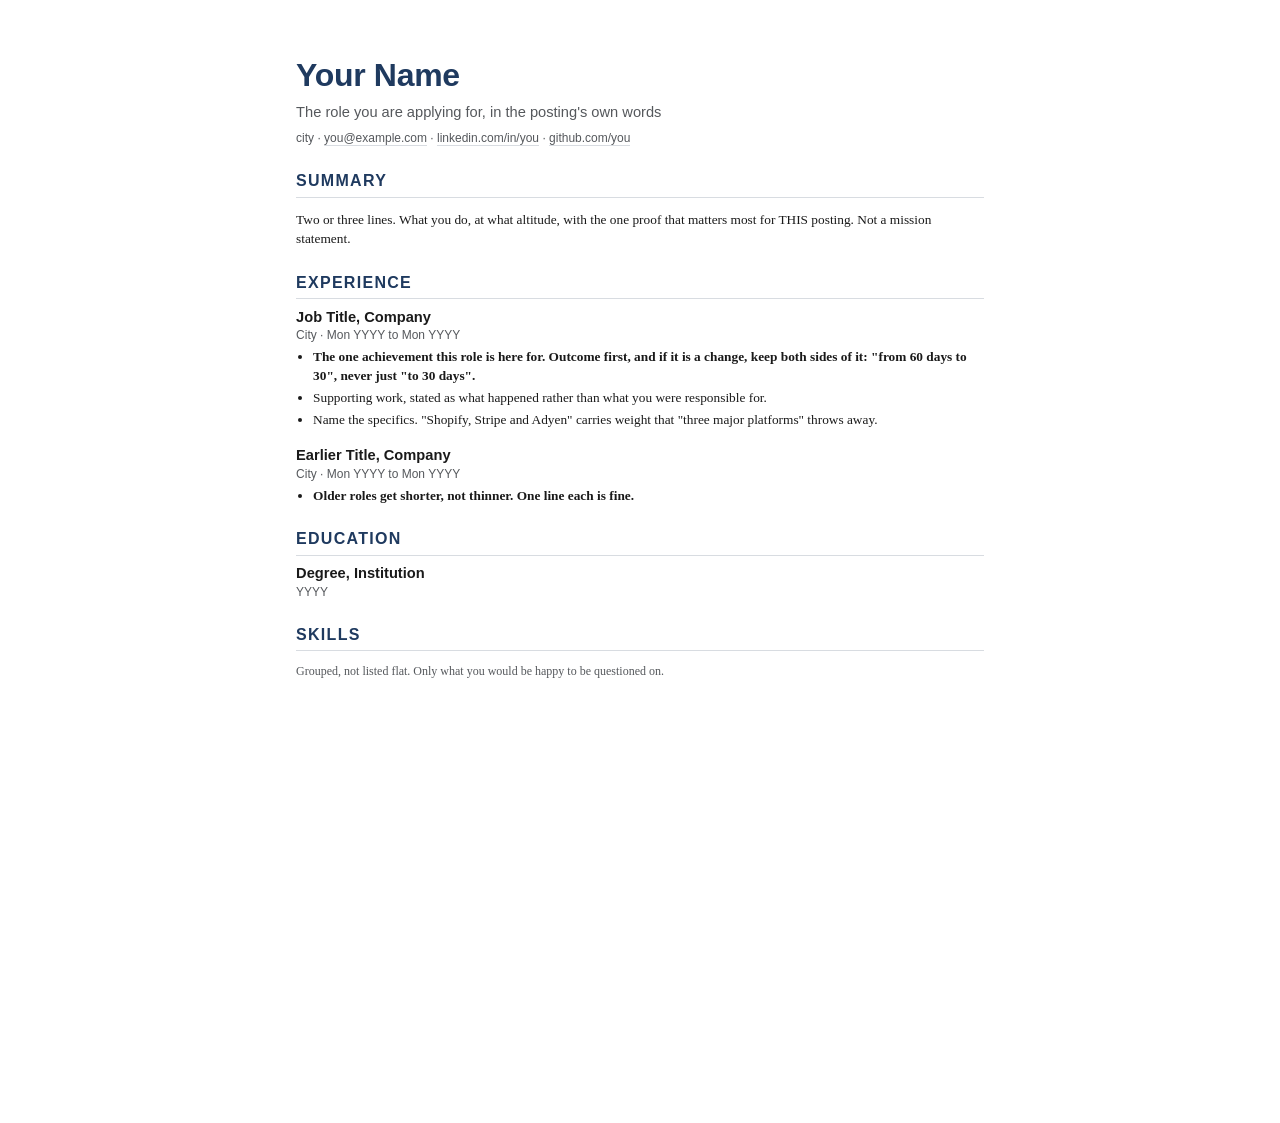
<file: templates/resume.html>
<!doctype html>
<!--
  resume.html — the CV skeleton. COPY THIS to start a resume.

  Never template off a previously generated CV. A prior output carries that application's
  tailoring decisions along with its layout, and copying one is how the content rules quietly
  get lost: the new document inherits a shape that was right for a different posting.

  The design system is LINKED, not pasted. Do not add a <style> block that re-implements
  sizes, colours or spacing; change templates/resume.css instead, so every CV moves together
  or none does. scripts/check-resume.sh fails a document that inlines the design system.

  Render:
    chromium --headless --disable-gpu --print-to-pdf=out.pdf --no-pdf-header-footer resume.html
  Check:
    bash scripts/check-resume.sh applications/<company>/resume.html
-->
<html lang="en">
<head>
  <meta charset="utf-8">
  <title>Your Name — Role</title>
  <!-- Relative path from the document to the shared stylesheet. Keep it a link. -->
  <link rel="stylesheet" href="../../templates/resume.css">
</head>
<body>
<div class="page">

  <p class="name">Your Name</p>
  <p class="headline">The role you are applying for, in the posting's own words</p>
  <p class="contact">
    city · <a href="mailto:you@example.com">you@example.com</a> ·
    <a href="https://www.linkedin.com/in/you">linkedin.com/in/you</a> ·
    <a href="https://github.com/you">github.com/you</a>
  </p>

  <p class="section-title">Summary</p>
  <p>
    Two or three lines. What you do, at what altitude, with the one proof that matters most
    for THIS posting. Not a mission statement.
  </p>

  <p class="section-title">Experience</p>

  <div class="role">
    <p class="role-title">Job Title, Company</p>
    <p class="role-meta">City · Mon YYYY to Mon YYYY</p>
    <ul>
      <li class="flagship">
        The one achievement this role is here for. Outcome first, and if it is a change, keep
        both sides of it: "from 60 days to 30", never just "to 30 days".
      </li>
      <li>Supporting work, stated as what happened rather than what you were responsible for.</li>
      <li>Name the specifics. "Shopify, Stripe and Adyen" carries weight that "three major
        platforms" throws away.</li>
    </ul>
  </div>

  <div class="role">
    <p class="role-title">Earlier Title, Company</p>
    <p class="role-meta">City · Mon YYYY to Mon YYYY</p>
    <ul>
      <li class="flagship">Older roles get shorter, not thinner. One line each is fine.</li>
    </ul>
  </div>

  <p class="section-title">Education</p>
  <div class="role">
    <p class="role-title">Degree, Institution</p>
    <p class="role-meta">YYYY</p>
  </div>

  <p class="section-title">Skills</p>
  <p class="skills">
    Grouped, not listed flat. Only what you would be happy to be questioned on.
  </p>

</div>
</body>
</html>
</file>
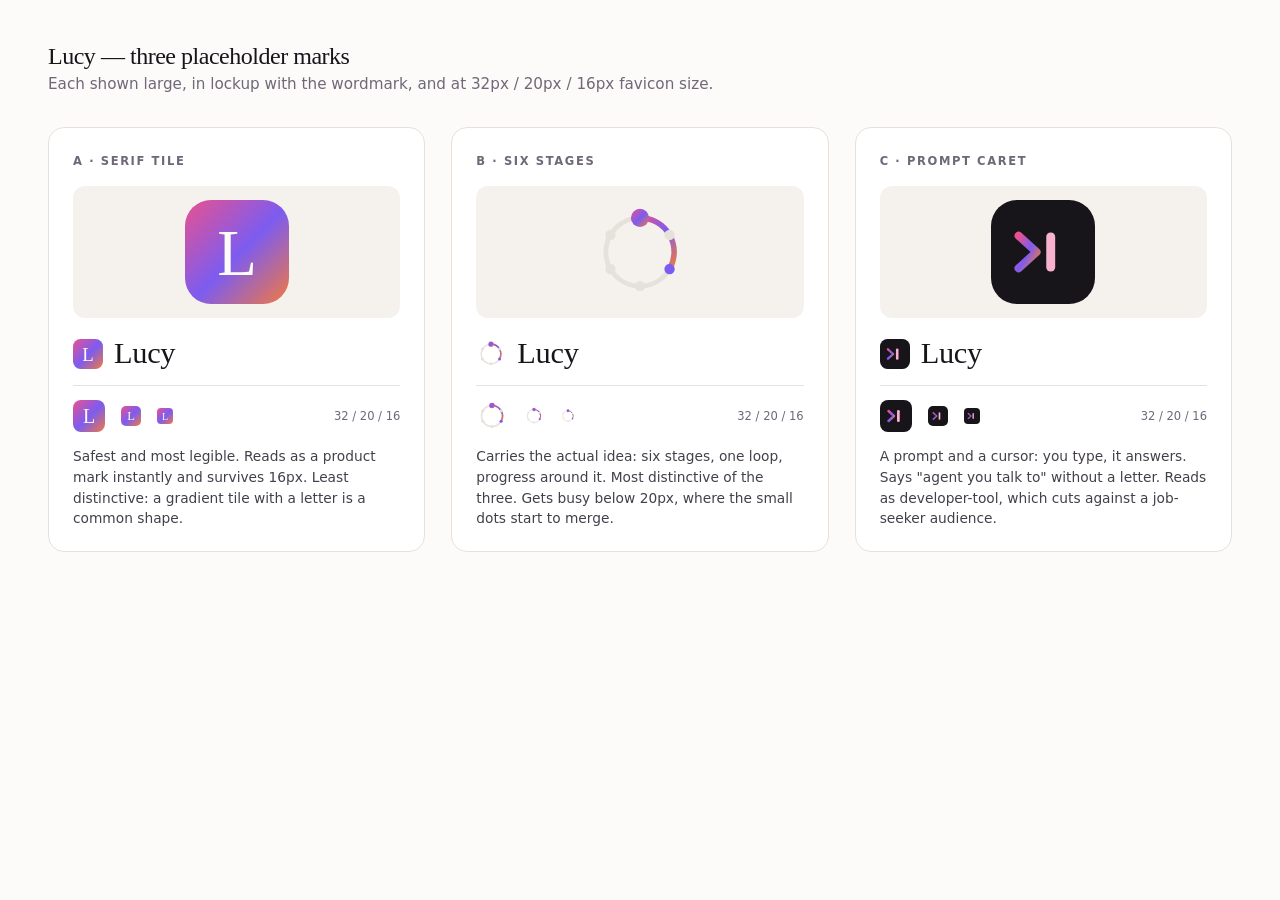
<file: docs/assets/logo/lucy-marks.html>
<!DOCTYPE html>
<html lang="en">
<head>
<meta charset="UTF-8">
<title>Lucy — logo mark options</title>
<link rel="stylesheet" href="../social/_card.css">
<style>
  body{background:var(--paper);padding:44px 48px}
  .card{width:auto;height:auto;display:block}
  h2{font-size:1.5rem;margin-bottom:6px}
  .sub{color:var(--ink-3);font-size:.95rem;margin-bottom:34px}
  .grid{display:grid;grid-template-columns:1fr 1fr 1fr;gap:26px}
  .opt{border:1px solid var(--line);border-radius:16px;background:#fff;padding:26px 24px 22px}
  .opt .name{font-size:.72rem;font-weight:600;letter-spacing:.14em;text-transform:uppercase;
    color:var(--ink-3);margin-bottom:18px}
  .big{display:flex;align-items:center;justify-content:center;height:132px;
    background:var(--paper-2);border-radius:12px;margin-bottom:18px}
  .lockup{display:flex;align-items:center;gap:11px;margin-bottom:14px}
  .lockup .wm{font-family:var(--display);font-size:1.9rem;font-weight:500;letter-spacing:-.01em}
  .sizes{display:flex;align-items:center;gap:16px;padding-top:14px;border-top:1px solid var(--line)}
  .sizes .lbl{font-size:.72rem;color:var(--ink-3);margin-left:auto}
  .note{font-size:.86rem;color:var(--ink-2);line-height:1.5;margin-top:14px}
</style>
</head>
<body>
<div class="card">
<h2>Lucy — three placeholder marks</h2>
<div class="sub">Each shown large, in lockup with the wordmark, and at 32px / 20px / 16px favicon size.</div>

<div class="grid">

  <!-- ── A · Serif L tile ─────────────────────────────────────────── -->
  <div class="opt">
    <div class="name">A · Serif tile</div>
    <div class="big">
      <svg width="104" height="104" viewBox="0 0 64 64" aria-label="Lucy mark A">
        <defs><linearGradient id="ga" x1="0" y1="0" x2="1" y2="1">
          <stop offset="0%" stop-color="#e9518f"/><stop offset="52%" stop-color="#7c5cf0"/>
          <stop offset="100%" stop-color="#f2793f"/></linearGradient></defs>
        <rect width="64" height="64" rx="16" fill="url(#ga)"/>
        <text x="32" y="46" text-anchor="middle" font-family="Fraunces,Georgia,serif"
              font-size="40" font-weight="500" fill="#fcfbf9">L</text>
      </svg>
    </div>
    <div class="lockup">
      <svg width="30" height="30" viewBox="0 0 64 64"><rect width="64" height="64" rx="16" fill="url(#ga)"/>
        <text x="32" y="46" text-anchor="middle" font-family="Fraunces,Georgia,serif"
              font-size="40" font-weight="500" fill="#fcfbf9">L</text></svg>
      <span class="wm">Lucy</span>
    </div>
    <div class="sizes">
      <svg width="32" height="32" viewBox="0 0 64 64"><rect width="64" height="64" rx="16" fill="url(#ga)"/>
        <text x="32" y="46" text-anchor="middle" font-family="Fraunces,Georgia,serif" font-size="40" font-weight="500" fill="#fcfbf9">L</text></svg>
      <svg width="20" height="20" viewBox="0 0 64 64"><rect width="64" height="64" rx="16" fill="url(#ga)"/>
        <text x="32" y="46" text-anchor="middle" font-family="Fraunces,Georgia,serif" font-size="40" font-weight="500" fill="#fcfbf9">L</text></svg>
      <svg width="16" height="16" viewBox="0 0 64 64"><rect width="64" height="64" rx="16" fill="url(#ga)"/>
        <text x="32" y="46" text-anchor="middle" font-family="Fraunces,Georgia,serif" font-size="40" font-weight="500" fill="#fcfbf9">L</text></svg>
      <span class="lbl">32 / 20 / 16</span>
    </div>
    <div class="note">Safest and most legible. Reads as a product mark instantly and survives
      16px. Least distinctive: a gradient tile with a letter is a common shape.</div>
  </div>

  <!-- ── B · Six stages ───────────────────────────────────────────── -->
  <div class="opt">
    <div class="name">B · Six stages</div>
    <div class="big">
      <svg width="104" height="104" viewBox="0 0 64 64" aria-label="Lucy mark B">
        <defs><linearGradient id="gb" x1="0" y1="0" x2="1" y2="1">
          <stop offset="0%" stop-color="#e9518f"/><stop offset="52%" stop-color="#7c5cf0"/>
          <stop offset="100%" stop-color="#f2793f"/></linearGradient></defs>
        <circle cx="32" cy="32" r="21" fill="none" stroke="#e7e1dc" stroke-width="3"/>
        <path d="M32 11 A21 21 0 0 1 50.2 42.5" fill="none" stroke="url(#gb)"
              stroke-width="3.4" stroke-linecap="round"/>
        <circle cx="32" cy="11" r="5.6" fill="url(#gb)"/>
        <circle cx="50.2" cy="42.5" r="3.2" fill="#7c5cf0"/>
        <circle cx="32" cy="53" r="3.2" fill="#e7e1dc"/>
        <circle cx="13.8" cy="42.5" r="3.2" fill="#e7e1dc"/>
        <circle cx="13.8" cy="21.5" r="3.2" fill="#e7e1dc"/>
        <circle cx="50.2" cy="21.5" r="3.2" fill="#e7e1dc"/>
      </svg>
    </div>
    <div class="lockup">
      <svg width="30" height="30" viewBox="0 0 64 64"><circle cx="32" cy="32" r="21" fill="none" stroke="#e7e1dc" stroke-width="3"/>
        <path d="M32 11 A21 21 0 0 1 50.2 42.5" fill="none" stroke="url(#gb)" stroke-width="3.4" stroke-linecap="round"/>
        <circle cx="32" cy="11" r="5.6" fill="url(#gb)"/><circle cx="50.2" cy="42.5" r="3.2" fill="#7c5cf0"/>
        <circle cx="32" cy="53" r="3.2" fill="#e7e1dc"/><circle cx="13.8" cy="42.5" r="3.2" fill="#e7e1dc"/>
        <circle cx="13.8" cy="21.5" r="3.2" fill="#e7e1dc"/><circle cx="50.2" cy="21.5" r="3.2" fill="#e7e1dc"/></svg>
      <span class="wm">Lucy</span>
    </div>
    <div class="sizes">
      <svg width="32" height="32" viewBox="0 0 64 64"><circle cx="32" cy="32" r="21" fill="none" stroke="#e7e1dc" stroke-width="3"/>
        <path d="M32 11 A21 21 0 0 1 50.2 42.5" fill="none" stroke="url(#gb)" stroke-width="3.4" stroke-linecap="round"/>
        <circle cx="32" cy="11" r="5.6" fill="url(#gb)"/><circle cx="50.2" cy="42.5" r="3.2" fill="#7c5cf0"/>
        <circle cx="32" cy="53" r="3.2" fill="#e7e1dc"/><circle cx="13.8" cy="42.5" r="3.2" fill="#e7e1dc"/>
        <circle cx="13.8" cy="21.5" r="3.2" fill="#e7e1dc"/><circle cx="50.2" cy="21.5" r="3.2" fill="#e7e1dc"/></svg>
      <svg width="20" height="20" viewBox="0 0 64 64"><circle cx="32" cy="32" r="21" fill="none" stroke="#e7e1dc" stroke-width="3"/>
        <path d="M32 11 A21 21 0 0 1 50.2 42.5" fill="none" stroke="url(#gb)" stroke-width="3.4" stroke-linecap="round"/>
        <circle cx="32" cy="11" r="5.6" fill="url(#gb)"/><circle cx="50.2" cy="42.5" r="3.2" fill="#7c5cf0"/>
        <circle cx="32" cy="53" r="3.2" fill="#e7e1dc"/><circle cx="13.8" cy="42.5" r="3.2" fill="#e7e1dc"/>
        <circle cx="13.8" cy="21.5" r="3.2" fill="#e7e1dc"/><circle cx="50.2" cy="21.5" r="3.2" fill="#e7e1dc"/></svg>
      <svg width="16" height="16" viewBox="0 0 64 64"><circle cx="32" cy="32" r="21" fill="none" stroke="#e7e1dc" stroke-width="3"/>
        <path d="M32 11 A21 21 0 0 1 50.2 42.5" fill="none" stroke="url(#gb)" stroke-width="3.4" stroke-linecap="round"/>
        <circle cx="32" cy="11" r="5.6" fill="url(#gb)"/><circle cx="50.2" cy="42.5" r="3.2" fill="#7c5cf0"/>
        <circle cx="32" cy="53" r="3.2" fill="#e7e1dc"/><circle cx="13.8" cy="42.5" r="3.2" fill="#e7e1dc"/>
        <circle cx="13.8" cy="21.5" r="3.2" fill="#e7e1dc"/><circle cx="50.2" cy="21.5" r="3.2" fill="#e7e1dc"/></svg>
      <span class="lbl">32 / 20 / 16</span>
    </div>
    <div class="note">Carries the actual idea: six stages, one loop, progress around it. Most
      distinctive of the three. Gets busy below 20px, where the small dots start to merge.</div>
  </div>

  <!-- ── C · Prompt caret ─────────────────────────────────────────── -->
  <div class="opt">
    <div class="name">C · Prompt caret</div>
    <div class="big">
      <svg width="104" height="104" viewBox="0 0 64 64" aria-label="Lucy mark C">
        <defs><linearGradient id="gc" x1="0" y1="0" x2="1" y2="1">
          <stop offset="0%" stop-color="#e9518f"/><stop offset="52%" stop-color="#7c5cf0"/>
          <stop offset="100%" stop-color="#f2793f"/></linearGradient></defs>
        <rect width="64" height="64" rx="16" fill="#17141a"/>
        <path d="M17 22 L28 32 L17 42" fill="none" stroke="url(#gc)" stroke-width="5"
              stroke-linecap="round" stroke-linejoin="round"/>
        <rect x="34" y="20" width="5.5" height="24" rx="2.6" fill="#f7b2d0"/>
      </svg>
    </div>
    <div class="lockup">
      <svg width="30" height="30" viewBox="0 0 64 64"><rect width="64" height="64" rx="16" fill="#17141a"/>
        <path d="M17 22 L28 32 L17 42" fill="none" stroke="url(#gc)" stroke-width="5" stroke-linecap="round" stroke-linejoin="round"/>
        <rect x="34" y="20" width="5.5" height="24" rx="2.6" fill="#f7b2d0"/></svg>
      <span class="wm">Lucy</span>
    </div>
    <div class="sizes">
      <svg width="32" height="32" viewBox="0 0 64 64"><rect width="64" height="64" rx="16" fill="#17141a"/>
        <path d="M17 22 L28 32 L17 42" fill="none" stroke="url(#gc)" stroke-width="5" stroke-linecap="round" stroke-linejoin="round"/>
        <rect x="34" y="20" width="5.5" height="24" rx="2.6" fill="#f7b2d0"/></svg>
      <svg width="20" height="20" viewBox="0 0 64 64"><rect width="64" height="64" rx="16" fill="#17141a"/>
        <path d="M17 22 L28 32 L17 42" fill="none" stroke="url(#gc)" stroke-width="5" stroke-linecap="round" stroke-linejoin="round"/>
        <rect x="34" y="20" width="5.5" height="24" rx="2.6" fill="#f7b2d0"/></svg>
      <svg width="16" height="16" viewBox="0 0 64 64"><rect width="64" height="64" rx="16" fill="#17141a"/>
        <path d="M17 22 L28 32 L17 42" fill="none" stroke="url(#gc)" stroke-width="5" stroke-linecap="round" stroke-linejoin="round"/>
        <rect x="34" y="20" width="5.5" height="24" rx="2.6" fill="#f7b2d0"/></svg>
      <span class="lbl">32 / 20 / 16</span>
    </div>
    <div class="note">A prompt and a cursor: you type, it answers. Says "agent you talk to"
      without a letter. Reads as developer-tool, which cuts against a job-seeker audience.</div>
  </div>

</div>
</div>
</body>
</html>
</file>
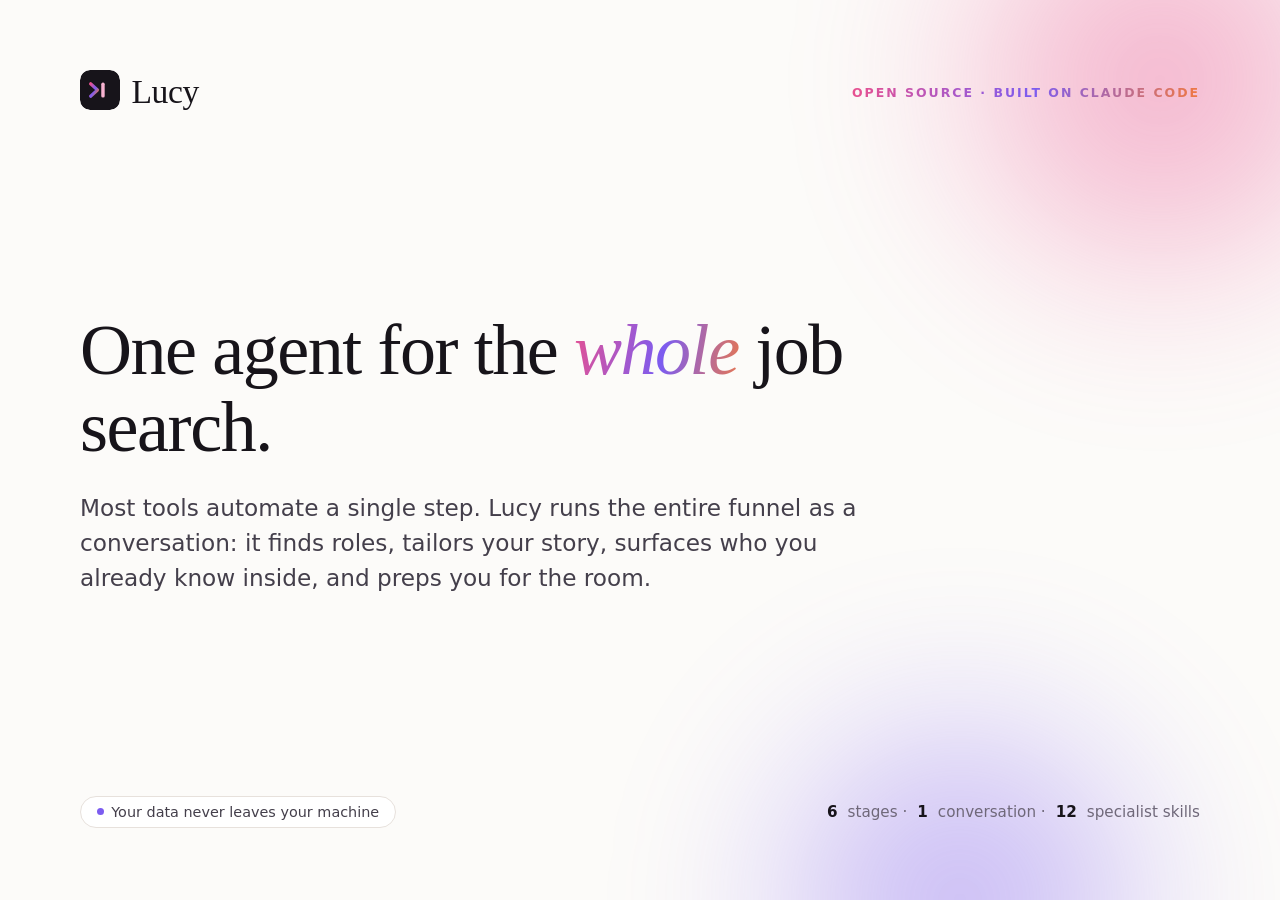
<file: docs/assets/social/og.html>
<!DOCTYPE html>
<html lang="en">
<head>
<meta charset="UTF-8">
<title>Lucy — social preview card (1200x630)</title>
<link rel="stylesheet" href="_card.css">
<style>
  .card{padding:72px 80px;justify-content:space-between}
  .bloom-a{width:560px;height:560px;right:-160px;top:-200px}
  .bloom-b{width:520px;height:520px;right:60px;bottom:-260px}

  .top{display:flex;align-items:center;justify-content:space-between;position:relative;z-index:1}
  .wordmark{font-size:2.1rem;display:flex;align-items:center;gap:.34em}
  .wordmark img{border-radius:10px;display:block;position:relative;top:-2px}

  .mid{position:relative;z-index:1;max-width:900px}
  h1{font-size:4.5rem;margin-bottom:26px}
  .lede{font-size:1.45rem;max-width:800px}

  .bottom{display:flex;align-items:center;gap:14px;position:relative;z-index:1}
  .stages{display:flex;align-items:center;gap:10px;margin-left:auto;font-size:.95rem;color:var(--ink-3)}
  .stages b{color:var(--ink);font-weight:600}
</style>
</head>
<body>
<div class="card">
  <div class="bloom bloom-a"></div>
  <div class="bloom bloom-b"></div>

  <div class="top">
    <div class="wordmark"><img src="../logo/lucy-mark.svg" width="40" height="40" alt=""><span>Lucy</span></div>
    <div class="eyebrow">Open source &middot; built on Claude Code</div>
  </div>

  <div class="mid">
    <h1>One agent for the <em>whole</em> job search.</h1>
    <p class="lede">Most tools automate a single step. Lucy runs the entire funnel as a
      conversation: it finds roles, tailors your story, surfaces who you already know
      inside, and preps you for the room.</p>
  </div>

  <div class="bottom">
    <span class="pill"><span class="dot"></span> Your data never leaves your machine</span>
    <div class="stages"><b>6</b> stages &middot; <b>1</b> conversation &middot; <b>12</b> specialist skills</div>
  </div>
</div>
</body>
</html>
</file>
<file: templates/resume.css>
/*
 * resume.css — the CV design system. ONE copy, linked, never pasted into a document.
 *
 * WHY THIS FILE EXISTS
 *
 * A spec that describes a layout in prose ("11pt body, 4mm between roles, headings in the
 * accent colour") gets re-implemented from the description every time a CV is generated, and
 * drifts differently on each rebuild. Nothing is wrong with any single rebuild; they just stop
 * agreeing with each other, and no one notices until two CVs are side by side.
 *
 * Making it an asset removes the whole class of failure: a document that LINKS this cannot
 * hold its own copy to get wrong. It also retires the checks that only existed to catch the
 * re-implementation.
 *
 * So: never inline these rules into a resume's <style> block. scripts/check-resume.sh fails a
 * document that does.
 *
 * ---------------------------------------------------------------------------------------
 * YOURS TO CHANGE: the block directly below, and nothing else.
 * ---------------------------------------------------------------------------------------
 * Typeface and colour are taste. Everything under "STRUCTURE" is not: it is what keeps a page
 * readable when skimmed in ten seconds, and changing it is how a CV stops working without
 * looking any different.
 */

:root {
  /* Type. A system stack by default: it renders identically everywhere and embeds nothing.
     Swap in a webfont if you want one, but embed it rather than linking a CDN, or the PDF
     will render with a fallback on someone else's machine. */
  --font-heading: "Helvetica Neue", Helvetica, Arial, sans-serif;
  --font-body: Georgia, "Times New Roman", serif;

  /* Colour. Deliberately restrained: a CV is read, not looked at. One accent, used for the
     name and the section rules, is enough. */
  --ink: #1a1a1a;
  --ink-muted: #55585c;
  --accent: #1f3a5f;
  --rule: #d8dce1;
  --paper: #ffffff;

  /* Scale. Keep the ORDER even if you change the values: see the type-hierarchy rule below. */
  --size-name: 24pt;
  --size-section: 12pt;
  --size-role: 11pt;
  --size-body: 10pt;
  --size-meta: 9pt;

  --page-width: 210mm;      /* A4. US Letter: 216mm x 279mm */
  --page-height: 297mm;
  --page-margin: 14mm;
  --gap-section: 6mm;
  --gap-role: 4mm;
}

/* =======================================================================================
 * STRUCTURE. Change with care; each rule below is load-bearing for legibility or for the
 * document telling the truth about its own length.
 * ======================================================================================= */

* { box-sizing: border-box; }

body {
  margin: 0;
  background: var(--paper);
  color: var(--ink);
  font-family: var(--font-body);
  font-size: var(--size-body);
  line-height: 1.42;
}

/*
 * THE PAGE MUST SPILL, NEVER CLIP.
 *
 * `overflow: hidden` on a fixed-height page is the single nastiest bug this template can
 * have: content that does not fit is silently deleted from the render, the last bullets of
 * the last role disappear, and the page count still reports the number you wanted. The
 * document lies to you about being finished.
 *
 * `overflow: visible` means an overlong CV LOOKS overlong. That is the point: the page count
 * is only useful if it can be wrong. check-resume.sh fails any page that sets overflow to
 * hidden or clip.
 */
.page {
  width: var(--page-width);
  min-height: var(--page-height);       /* min-height, not height: it may grow */
  overflow: visible;
  padding: var(--page-margin);
  margin: 0 auto;
  background: var(--paper);
}

.name {
  font-family: var(--font-heading);
  font-size: var(--size-name);
  font-weight: 700;
  color: var(--accent);
  letter-spacing: -0.01em;
  margin: 0 0 1mm;
}

.headline {
  font-family: var(--font-heading);
  font-size: var(--size-role);
  color: var(--ink-muted);
  margin: 0 0 2mm;
}

.contact {
  font-family: var(--font-heading);
  font-size: var(--size-meta);
  color: var(--ink-muted);
  margin: 0 0 var(--gap-section);
}
.contact a { color: inherit; text-decoration: none; border-bottom: 1px solid var(--rule); }

/*
 * TYPE HIERARCHY. A section heading is strictly larger than the role heading under it, which
 * is strictly larger than body text. When a subheading is the same size as its heading, the
 * page reads as one flat block and a ten-second skim finds nothing. Checked mechanically.
 */
.section-title {
  font-family: var(--font-heading);
  font-size: var(--size-section);
  font-weight: 700;
  text-transform: uppercase;
  letter-spacing: 0.08em;
  color: var(--accent);
  border-bottom: 1px solid var(--rule);
  padding-bottom: 1mm;
  margin: var(--gap-section) 0 2mm;
}

.role { margin-bottom: var(--gap-role); break-inside: avoid; }
.role-title {
  font-family: var(--font-heading);
  font-size: var(--size-role);
  font-weight: 700;
  margin: 0;
}
.role-meta {
  font-family: var(--font-heading);
  font-size: var(--size-meta);
  color: var(--ink-muted);
  margin: 0 0 1mm;
}

/* The flagship bullet of a role. One per role: see profile/08-cv-notes.md. */
.flagship { font-weight: 600; }

ul { margin: 0; padding-left: 4.5mm; }
li { margin-bottom: 0.8mm; }

.skills { font-size: var(--size-meta); color: var(--ink-muted); }

/*
 * The page box already carries its own margin (--page-margin as padding). Without an @page
 * rule the browser adds ITS default print margin on top, so a one-page CV renders as two and
 * every page-count check is off by one. Setting it to 0 makes the rendered PDF agree with the
 * page you designed.
 */
@page { size: A4; margin: 0; }

@media print {
  body { background: none; }
  .page { margin: 0; box-shadow: none; }
  /* Links must remain real links in the PDF: a printed CV is read on screen far more often
     than on paper, and a dead portfolio link is a lost signal. */
  a { text-decoration: none; }
}
</file>
<file: docs/assets/social/_card.css>
/* Shared card styles for generated social + launch imagery.
   Kept in one file so every card moves together; the palette mirrors docs/index.html.
   Regenerate the PNGs with docs/assets/social/render.sh after any change here. */

:root{
  --ink:#17141a; --ink-2:#443f4b; --ink-3:#6f6879;
  --paper:#fcfbf9; --paper-2:#f5f2ee; --line:#e7e1dc;
  --pink:#e9518f; --violet:#7c5cf0; --orange:#f2793f; --sky:#4fb8e8;
  --grad:linear-gradient(100deg,#e9518f 0%,#7c5cf0 52%,#f2793f 100%);
  --violet-soft:#f1edfd; --pink-soft:#fdeef4;
  --display:'Fraunces',Georgia,serif;
  --sans:'Inter',system-ui,-apple-system,sans-serif;
}

*{box-sizing:border-box;margin:0;padding:0}

body{
  background:var(--paper);
  color:var(--ink);
  font-family:var(--sans);
  -webkit-font-smoothing:antialiased;
  overflow:hidden;
}

/* The card is sized by the screenshot viewport, not by CSS, so each render
   script sets --w/--h and the card fills it exactly. */
.card{
  width:100vw;height:100vh;
  position:relative;
  display:flex;flex-direction:column;
  overflow:hidden;
}

/* Soft gradient bloom, echoing the landing page hero. */
.bloom{
  position:absolute;border-radius:50%;
  filter:blur(70px);opacity:.5;pointer-events:none;
}
.bloom-a{background:radial-gradient(circle,#e9518f 0%,transparent 70%)}
.bloom-b{background:radial-gradient(circle,#7c5cf0 0%,transparent 70%)}
.bloom-c{background:radial-gradient(circle,#f2793f 0%,transparent 70%)}

.wordmark{
  font-family:var(--display);
  font-weight:500;
  letter-spacing:-.01em;
}

.eyebrow{
  font-size:.78rem;font-weight:600;letter-spacing:.16em;text-transform:uppercase;
  background:var(--grad);-webkit-background-clip:text;background-clip:text;color:transparent;
  padding-top:.2em;padding-bottom:.2em;padding-right:.09em;margin-right:-.09em;
}

h1,h2{font-family:var(--display);font-weight:400;letter-spacing:-.02em;line-height:1.06}
h1 em,h2 em{
  font-style:italic;
  background:var(--grad);-webkit-background-clip:text;background-clip:text;color:transparent;
  padding-top:.2em;padding-bottom:.2em;padding-right:.09em;margin-right:-.09em;
}

.lede{color:var(--ink-2);line-height:1.5}
.muted{color:var(--ink-3)}

.pill{
  display:inline-flex;align-items:center;gap:.5em;
  border:1px solid var(--line);border-radius:999px;
  background:#fff;
  font-size:.9rem;font-weight:500;color:var(--ink-2);
  padding:.5em 1.1em;
}
.dot{width:.5em;height:.5em;border-radius:50%;background:var(--violet);flex:none}

.rule{height:1px;background:var(--line);border:0}

/* Terminal-ish block used to show Lucy being talked to in plain language. */
.term{
  background:#17141a;border-radius:14px;color:#f5f2ee;
  font-family:'DejaVu Sans Mono',ui-monospace,monospace;
  line-height:1.75;
}
.term .you{color:#8fd7ff}
.term .lucy{color:#f7b2d0}
.term .dim{color:#8b8494}
.term .ok{color:#7ee0a8}
.term .no{color:#ff8f8f}
</file>
